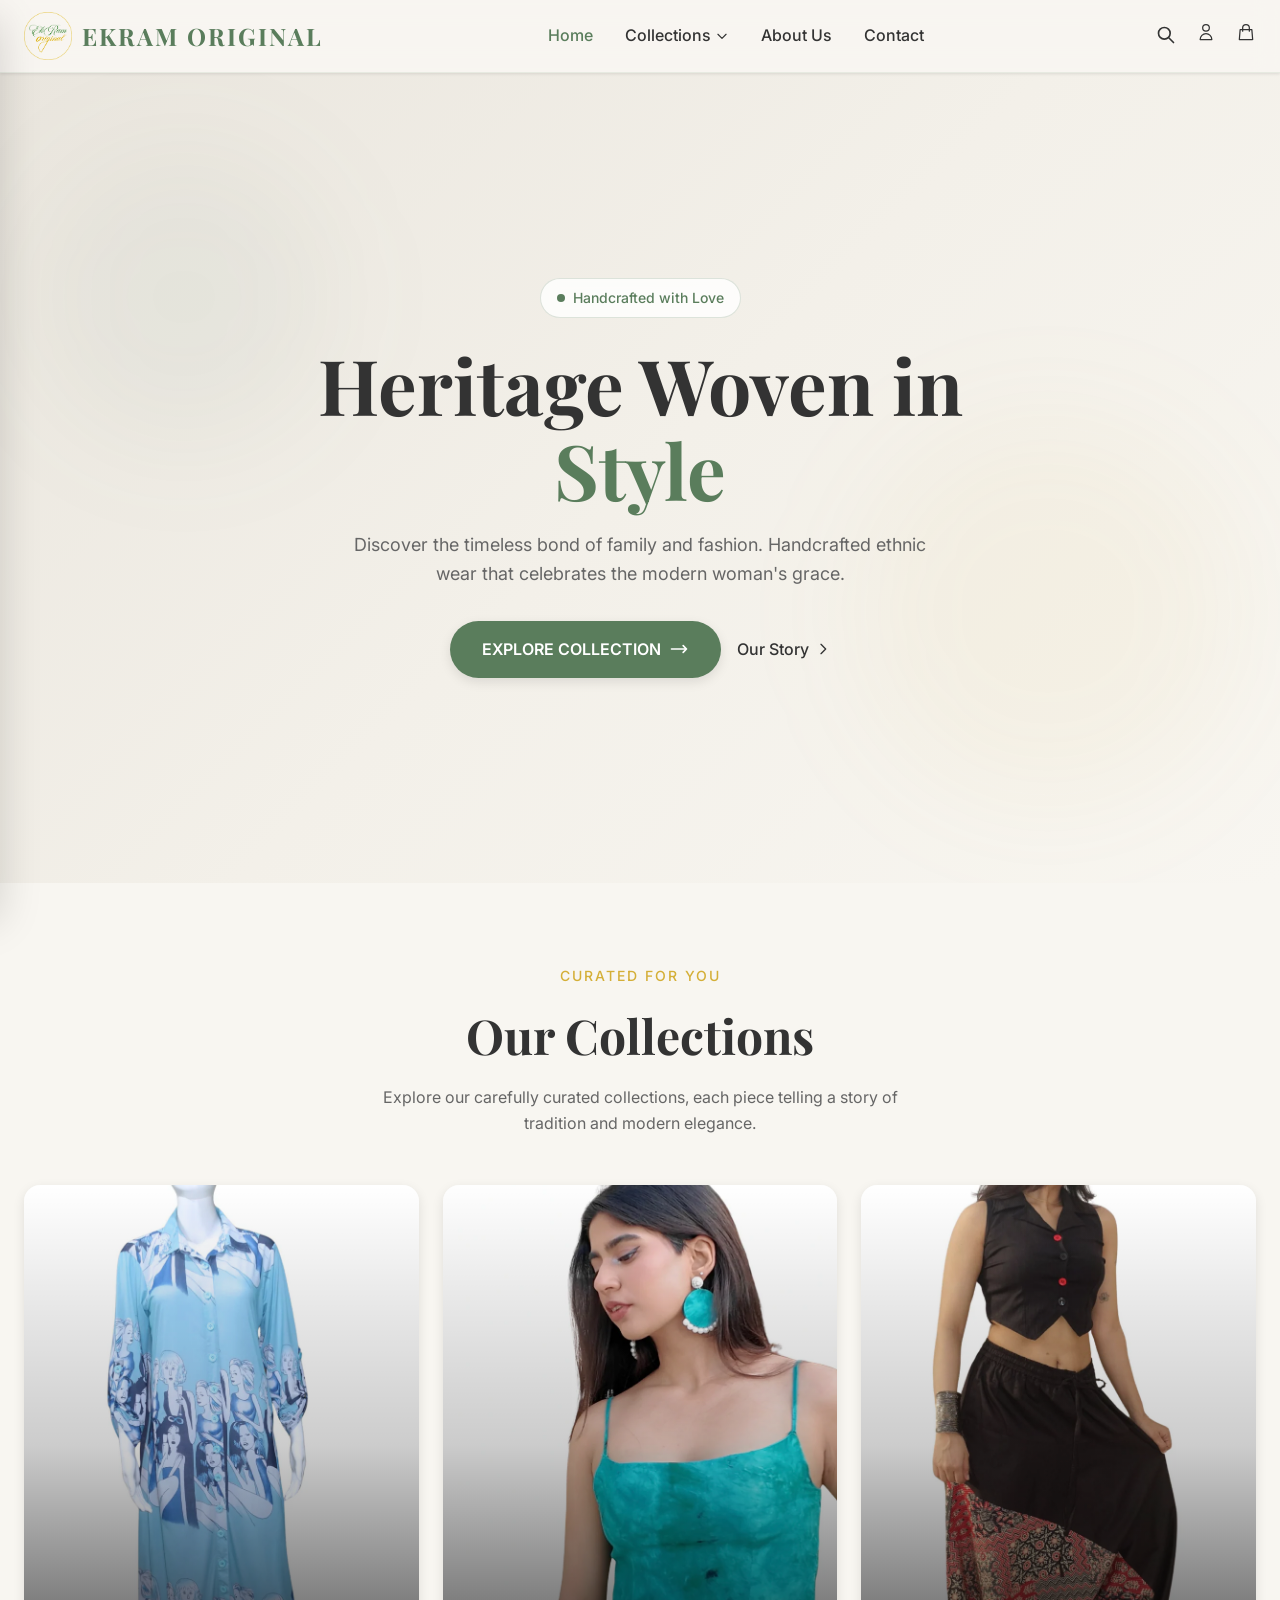
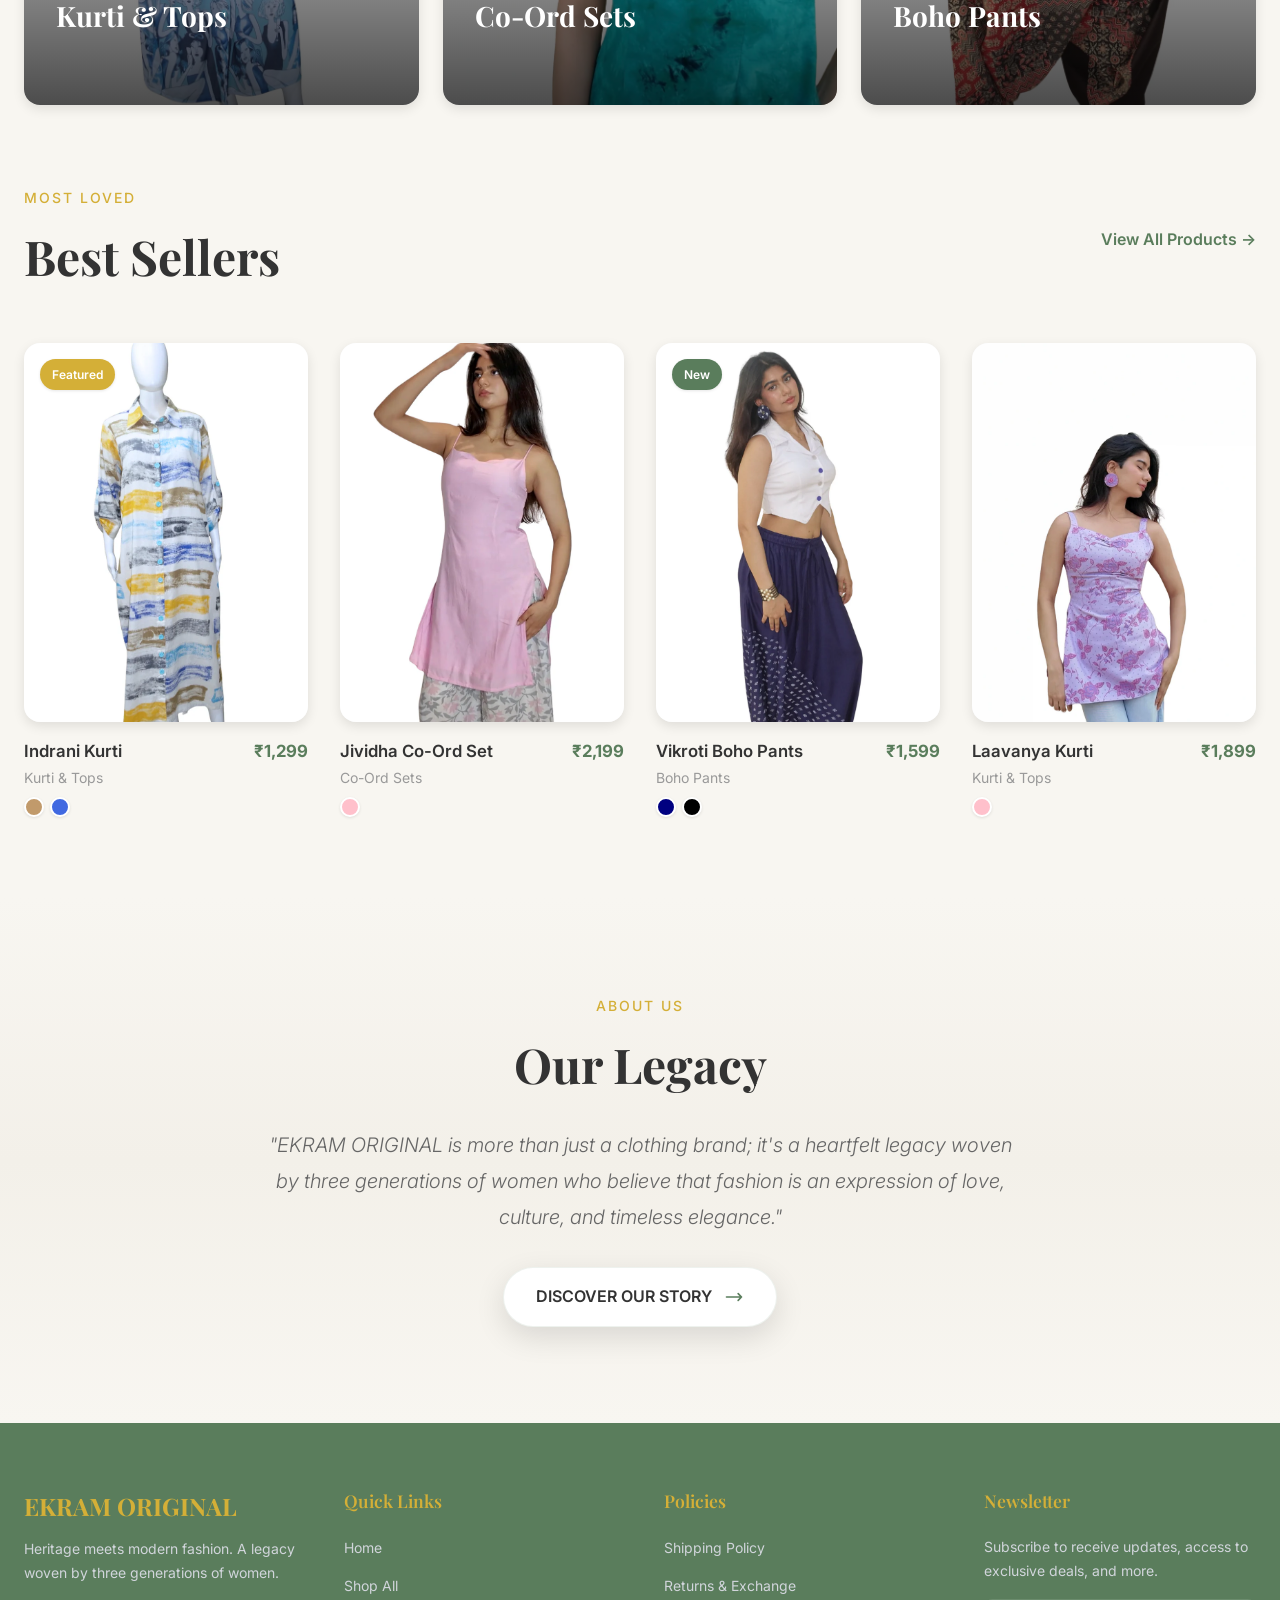
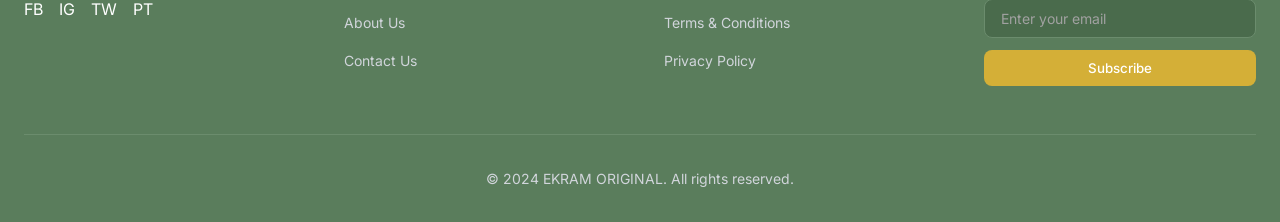
<file: index.html>
<!DOCTYPE html>
<html lang="en">
<head>
    <meta charset="UTF-8">
    <meta name="viewport" content="width=device-width, initial-scale=1.0">
    <title>EKRAM ORIGINAL — Heritage Woven in Style</title>
    <meta name="description" content="Handcrafted ethnic wear celebrating the modern woman's grace. Discover kurtis, co-ord sets, and boho pants.">
    <link rel="stylesheet" href="style.css">
</head>
<body>

    <!-- Navbar -->
    <nav class="navbar">
        <div class="navbar-inner">
            <button class="menu-btn" onclick="openSidebar()">
                <svg width="24" height="24" fill="none" stroke="currentColor" viewBox="0 0 24 24"><path stroke-linecap="round" stroke-linejoin="round" stroke-width="2" d="M4 6h16M4 12h16M4 18h16"/></svg>
            </button>
            <a href="index.html" class="logo">
                <img src="img/logo.png" alt="EKRAM ORIGINAL">
                <span class="logo-text">EKRAM ORIGINAL</span>
            </a>
            <div class="nav-links">
                <a href="index.html" class="active">Home</a>
                <div class="nav-dropdown">
                    <a href="collections.html">Collections <svg width="14" height="14" fill="none" stroke="currentColor" viewBox="0 0 24 24"><path stroke-linecap="round" stroke-linejoin="round" stroke-width="2" d="M19 9l-7 7-7-7"/></svg></a>
                    <div class="dropdown-menu">
                        <a href="collections.html#kurti">Kurti & Tops</a>
                        <a href="collections.html#coord">Co-Ord Sets</a>
                        <a href="collections.html#boho">Boho Pants</a>
                    </div>
                </div>
                <a href="about.html">About Us</a>
                <a href="contact.html">Contact</a>
            </div>
            <div class="nav-icons">
                <div style="display:flex;align-items:center;">
                    <div id="searchWrapper" style="overflow:hidden;width:0;opacity:0;transition:all 0.3s;margin-right:8px;">
                        <input id="searchInput" type="text" placeholder="Search products..." style="padding:8px 14px;border:1px solid #d1d5db;border-radius:999px;font-size:0.875rem;outline:none;width:240px;">
                    </div>
                    <button onclick="toggleSearch()">
                        <svg width="20" height="20" fill="none" stroke="currentColor" viewBox="0 0 24 24"><path stroke-linecap="round" stroke-linejoin="round" stroke-width="2" d="M21 21l-6-6m2-5a7 7 0 11-14 0 7 7 0 0114 0z"/></svg>
                    </button>
                </div>
                <a href="account.html">
                    <svg width="20" height="20" fill="none" stroke="currentColor" viewBox="0 0 24 24"><path stroke-linecap="round" stroke-linejoin="round" stroke-width="1.5" d="M16 7a4 4 0 11-8 0 4 4 0 018 0zM12 14a7 7 0 00-7 7h14a7 7 0 00-7-7z"/></svg>
                </a>
                <a href="cart.html" style="position:relative;">
                    <svg width="20" height="20" fill="none" stroke="currentColor" viewBox="0 0 24 24"><path stroke-linecap="round" stroke-linejoin="round" stroke-width="1.5" d="M16 11V7a4 4 0 00-8 0v4M5 9h14l1 12H4L5 9z"/></svg>
                    <span class="cart-badge">0</span>
                </a>
            </div>
        </div>
    </nav>

    <!-- Mobile Sidebar -->
    <div class="sidebar-backdrop" id="sidebarBackdrop" onclick="closeSidebar()"></div>
    <div class="sidebar" id="sidebar">
        <div class="sidebar-header">
            <span>MENU</span>
            <button onclick="closeSidebar()">
                <svg width="24" height="24" fill="none" stroke="currentColor" viewBox="0 0 24 24"><path stroke-linecap="round" stroke-linejoin="round" stroke-width="2" d="M6 18L18 6M6 6l12 12"/></svg>
            </button>
        </div>
        <a href="index.html">Home</a>
        <a href="collections.html">Collections</a>
        <a href="about.html">About Us</a>
        <a href="contact.html">Contact</a>
        <a href="cart.html">Cart</a>
    </div>

    <!-- Hero Section -->
    <section class="hero">
        <div class="hero-decor-1"></div>
        <div class="hero-decor-2"></div>
        <div class="hero-content">
            <div class="hero-badge fade-in"><span class="dot"></span> Handcrafted with Love</div>
            <h1 class="fade-in-delay-1">Heritage Woven in<br><span>Style</span></h1>
            <p class="fade-in-delay-2">Discover the timeless bond of family and fashion. Handcrafted ethnic wear that celebrates the modern woman's grace.</p>
            <div class="hero-buttons fade-in-delay-3">
                <a href="collections.html" class="btn-primary">
                    EXPLORE COLLECTION
                    <svg width="20" height="20" fill="none" viewBox="0 0 24 24" stroke="currentColor"><path stroke-linecap="round" stroke-linejoin="round" stroke-width="2" d="M17 8l4 4m0 0l-4 4m4-4H3"/></svg>
                </a>
                <a href="about.html" class="btn-link">
                    Our Story
                    <svg width="16" height="16" fill="none" viewBox="0 0 24 24" stroke="currentColor"><path stroke-linecap="round" stroke-linejoin="round" stroke-width="2" d="M9 5l7 7-7 7"/></svg>
                </a>
            </div>
        </div>
    </section>

    <!-- Our Collections -->
    <section class="section">
        <div class="container">
            <div class="text-center">
                <span class="section-label">Curated for You</span>
                <h2 class="section-title">Our Collections</h2>
                <p class="section-desc">Explore our carefully curated collections, each piece telling a story of tradition and modern elegance.</p>
            </div>
            <div class="collections-grid">
                <a href="collections.html" class="collection-card">
                    <img src="img/INDRANI (BLUE)1.webp" alt="Kurti & Tops">
                    <div class="overlay"></div>
                    <div class="card-content">
                        <h3>Kurti & Tops</h3>
                        <div class="explore">Explore Collection →</div>
                    </div>
                </a>
                <a href="collections.html" class="collection-card">
                    <img src="img/VARDHANA (TURQUOISE BLUE)1.webp" alt="Co-Ord Sets">
                    <div class="overlay"></div>
                    <div class="card-content">
                        <h3>Co-Ord Sets</h3>
                        <div class="explore">Explore Collection →</div>
                    </div>
                </a>
                <a href="collections.html" class="collection-card">
                    <img src="img/VIKROTI- BLACK 1.webp" alt="Boho Pants">
                    <div class="overlay"></div>
                    <div class="card-content">
                        <h3>Boho Pants</h3>
                        <div class="explore">Explore Collection →</div>
                    </div>
                </a>
            </div>
        </div>
    </section>

    <!-- Best Sellers -->
    <section class="section" style="padding-top:0;">
        <div class="container">
            <div style="display:flex;justify-content:space-between;align-items:center;flex-wrap:wrap;gap:16px;">
                <div>
                    <span class="section-label">Most Loved</span>
                    <h2 class="section-title">Best Sellers</h2>
                </div>
                <a href="collections.html" class="btn-link" style="color:var(--green);font-weight:600;">
                    View All Products →
                </a>
            </div>
            <div class="products-grid">
                <!-- Indrani Kurti -->
                <div class="product-card">
                    <div class="card-image">
                        <a href="product.html?id=indrani"><img src="img/INDRANI (MULTICOLOUR)1.webp" alt="Indrani Kurti"></a>
                        <div class="card-actions">
                            <button class="add-to-cart-btn" onclick="addToCart(event,'indrani','Indrani Kurti',1299,'img/INDRANI (MULTICOLOUR)1.webp','Kurti & Tops')">
                                <svg width="16" height="16" fill="none" stroke="currentColor" viewBox="0 0 24 24"><path stroke-linecap="round" stroke-linejoin="round" stroke-width="2" d="M16 11V7a4 4 0 00-8 0v4M5 9h14l1 12H4L5 9z"/></svg>
                                Add to Cart
                            </button>
                        </div>
                        <span class="card-badge badge-featured">Featured</span>
                    </div>
                    <div class="card-info">
                        <div class="card-row">
                            <div><h3><a href="product.html?id=indrani">Indrani Kurti</a></h3><p class="category">Kurti & Tops</p></div>
                            <p class="price">₹1,299</p>
                        </div>
                        <div class="colors">
                            <span class="color-dot" style="background:#C19A6B;" title="Multicolour"></span>
                            <span class="color-dot" style="background:#4169E1;" title="Blue"></span>
                        </div>
                    </div>
                </div>
                <!-- Jividha Co-Ord Set -->
                <div class="product-card">
                    <div class="card-image">
                        <a href="product.html?id=jividha"><img src="img/JIVIDA (BUBLEGUM-PINK)1.webp" alt="Jividha Co-Ord Set"></a>
                        <div class="card-actions">
                            <button class="add-to-cart-btn" onclick="addToCart(event,'jividha','Jividha Co-Ord Set',2199,'img/JIVIDA (BUBLEGUM-PINK)1.webp','Co-Ord Sets')">
                                <svg width="16" height="16" fill="none" stroke="currentColor" viewBox="0 0 24 24"><path stroke-linecap="round" stroke-linejoin="round" stroke-width="2" d="M16 11V7a4 4 0 00-8 0v4M5 9h14l1 12H4L5 9z"/></svg>
                                Add to Cart
                            </button>
                        </div>
                    </div>
                    <div class="card-info">
                        <div class="card-row">
                            <div><h3><a href="product.html?id=jividha">Jividha Co-Ord Set</a></h3><p class="category">Co-Ord Sets</p></div>
                            <p class="price">₹2,199</p>
                        </div>
                        <div class="colors">
                            <span class="color-dot" style="background:#FFC0CB;" title="Bubblegum Pink"></span>
                        </div>
                    </div>
                </div>
                <!-- Vikroti Boho Pants -->
                <div class="product-card">
                    <div class="card-image">
                        <a href="product.html?id=vikroti"><img src="img/VIKROTI- NAVY BLUE 1.webp" alt="Vikroti Boho Pants"></a>
                        <div class="card-actions">
                            <button class="add-to-cart-btn" onclick="addToCart(event,'vikroti','Vikroti Boho Pants',1599,'img/VIKROTI- NAVY BLUE 1.webp','Boho Pants')">
                                <svg width="16" height="16" fill="none" stroke="currentColor" viewBox="0 0 24 24"><path stroke-linecap="round" stroke-linejoin="round" stroke-width="2" d="M16 11V7a4 4 0 00-8 0v4M5 9h14l1 12H4L5 9z"/></svg>
                                Add to Cart
                            </button>
                        </div>
                        <span class="card-badge badge-new">New</span>
                    </div>
                    <div class="card-info">
                        <div class="card-row">
                            <div><h3><a href="product.html?id=vikroti">Vikroti Boho Pants</a></h3><p class="category">Boho Pants</p></div>
                            <p class="price">₹1,599</p>
                        </div>
                        <div class="colors">
                            <span class="color-dot" style="background:#000080;" title="Navy Blue"></span>
                            <span class="color-dot" style="background:#000000;" title="Black"></span>
                        </div>
                    </div>
                </div>
                <!-- Laavanya Kurti -->
                <div class="product-card">
                    <div class="card-image">
                        <a href="product.html?id=laavanya"><img src="img/LAAVANYA (PINK)1.webp" alt="Laavanya Kurti"></a>
                        <div class="card-actions">
                            <button class="add-to-cart-btn" onclick="addToCart(event,'laavanya','Laavanya Kurti',1899,'img/LAAVANYA (PINK)1.webp','Kurti & Tops')">
                                <svg width="16" height="16" fill="none" stroke="currentColor" viewBox="0 0 24 24"><path stroke-linecap="round" stroke-linejoin="round" stroke-width="2" d="M16 11V7a4 4 0 00-8 0v4M5 9h14l1 12H4L5 9z"/></svg>
                                Add to Cart
                            </button>
                        </div>
                    </div>
                    <div class="card-info">
                        <div class="card-row">
                            <div><h3><a href="product.html?id=laavanya">Laavanya Kurti</a></h3><p class="category">Kurti & Tops</p></div>
                            <p class="price">₹1,899</p>
                        </div>
                        <div class="colors">
                            <span class="color-dot" style="background:#FFC0CB;" title="Pink"></span>
                        </div>
                    </div>
                </div>
            </div>
        </div>
    </section>

    <!-- Brand Story -->
    <section class="brand-story">
        <div class="content">
            <span class="section-label">About Us</span>
            <h2 class="section-title" style="margin-bottom:0;">Our Legacy</h2>
            <blockquote>"EKRAM ORIGINAL is more than just a clothing brand; it's a heartfelt legacy woven by three generations of women who believe that fashion is an expression of love, culture, and timeless elegance."</blockquote>
            <a href="about.html" class="btn-outline">
                DISCOVER OUR STORY
                <svg width="20" height="20" fill="none" viewBox="0 0 24 24" stroke="currentColor"><path stroke-linecap="round" stroke-linejoin="round" stroke-width="2" d="M17 8l4 4m0 0l-4 4m4-4H3"/></svg>
            </a>
        </div>
    </section>



    <!-- Footer -->
    <footer class="footer">
        <div class="container">
            <div class="footer-grid">
                <div>
                    <h3>EKRAM ORIGINAL</h3>
                    <p>Heritage meets modern fashion. A legacy woven by three generations of women.</p>
                    <div class="socials">
                        <a href="#">FB</a><a href="#">IG</a><a href="#">TW</a><a href="#">PT</a>
                    </div>
                </div>
                <div>
                    <h4>Quick Links</h4>
                    <ul>
                        <li><a href="index.html">Home</a></li>
                        <li><a href="collections.html">Shop All</a></li>
                        <li><a href="about.html">About Us</a></li>
                        <li><a href="contact.html">Contact Us</a></li>
                    </ul>
                </div>
                <div>
                    <h4>Policies</h4>
                    <ul>
                        <li><a href="#">Shipping Policy</a></li>
                        <li><a href="#">Returns & Exchange</a></li>
                        <li><a href="#">Terms & Conditions</a></li>
                        <li><a href="#">Privacy Policy</a></li>
                    </ul>
                </div>
                <div class="newsletter">
                    <h4>Newsletter</h4>
                    <p style="margin-bottom:16px;">Subscribe to receive updates, access to exclusive deals, and more.</p>
                    <input type="email" placeholder="Enter your email">
                    <button>Subscribe</button>
                </div>
            </div>
            <div class="footer-bottom">
                <p>&copy; 2024 EKRAM ORIGINAL. All rights reserved.</p>
            </div>
        </div>
    </footer>

    <script src="script.js"></script>
    <script src="cart.js"></script>
</body>
</html>
</file>
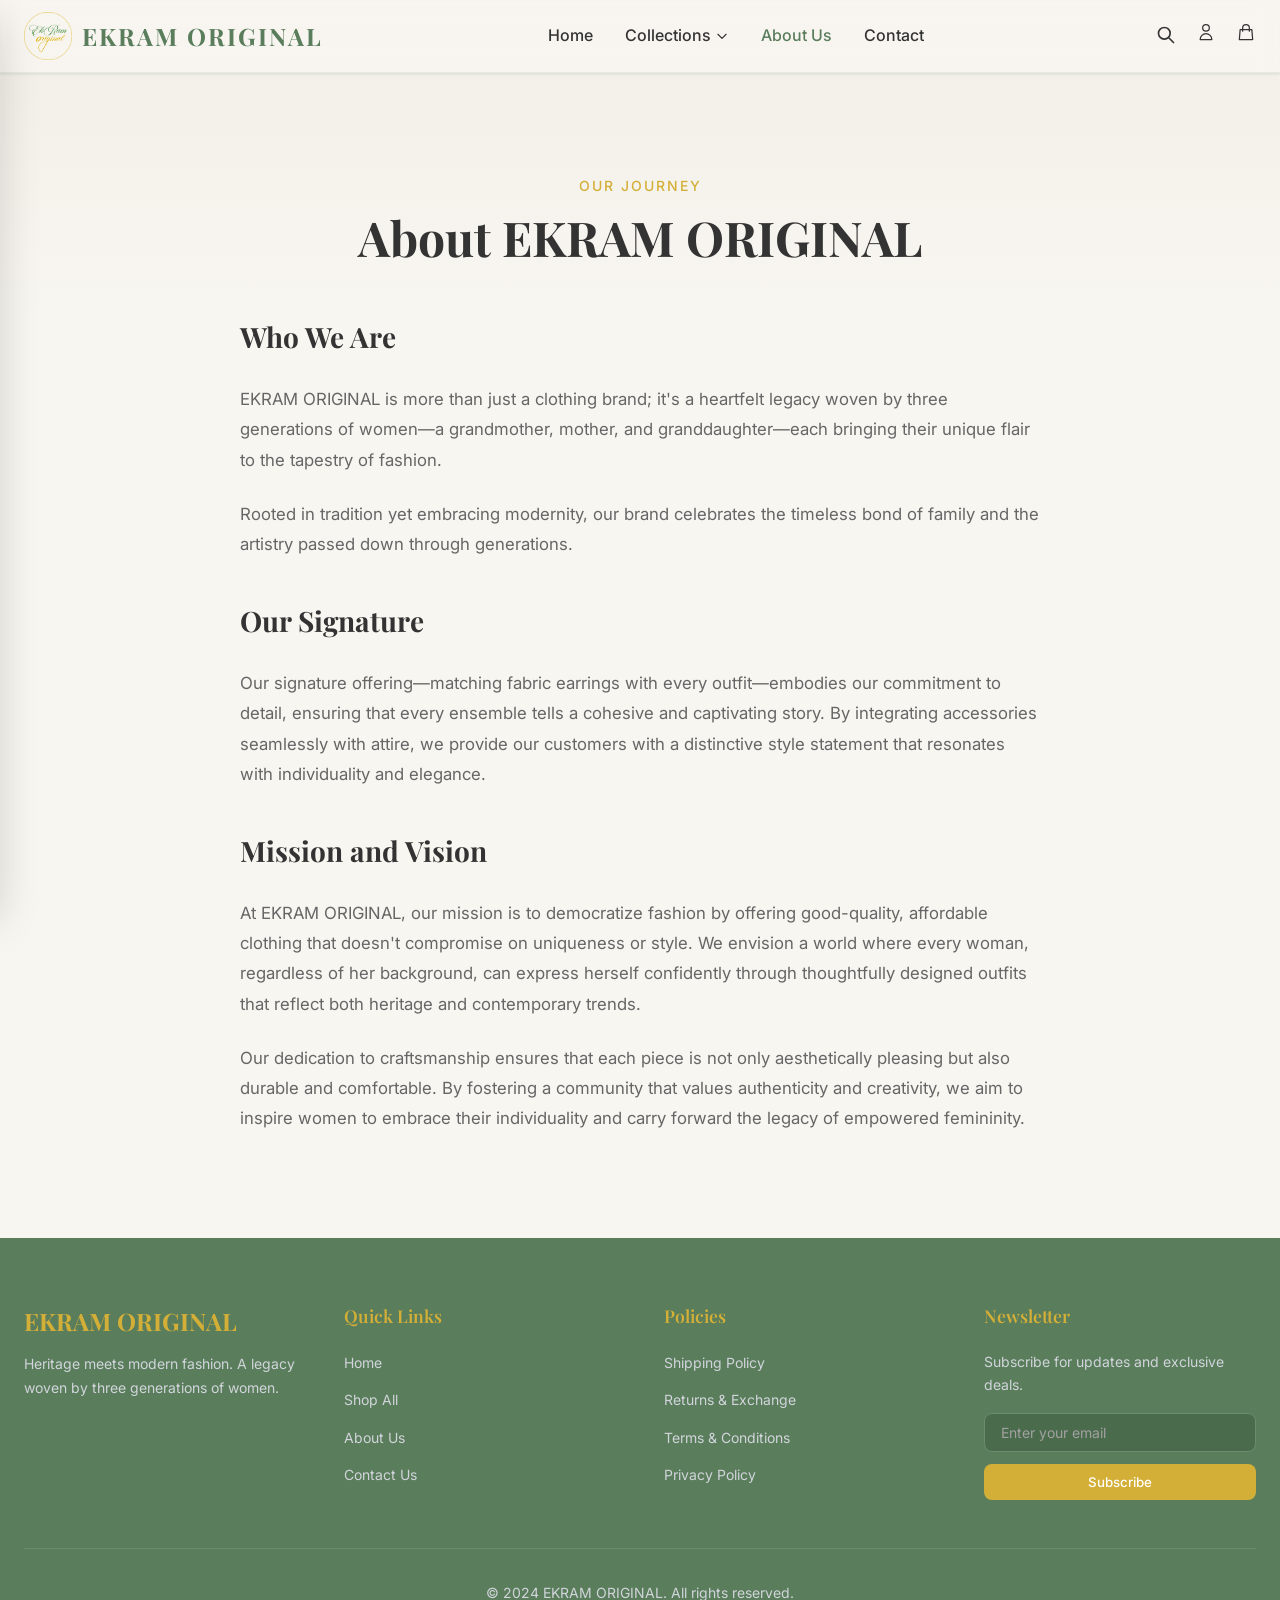
<file: about.html>
<!DOCTYPE html>
<html lang="en">
<head>
    <meta charset="UTF-8">
    <meta name="viewport" content="width=device-width, initial-scale=1.0">
    <title>About Us | EKRAM ORIGINAL</title>
    <link rel="stylesheet" href="style.css">
</head>
<body>
    <!-- Navbar -->
    <nav class="navbar">
        <div class="navbar-inner">
            <button class="menu-btn" onclick="openSidebar()"><svg width="24" height="24" fill="none" stroke="currentColor" viewBox="0 0 24 24"><path stroke-linecap="round" stroke-linejoin="round" stroke-width="2" d="M4 6h16M4 12h16M4 18h16"/></svg></button>
            <a href="index.html" class="logo"><img src="img/logo.png" alt="EKRAM ORIGINAL"><span class="logo-text">EKRAM ORIGINAL</span></a>
            <div class="nav-links">
                <a href="index.html">Home</a>
                <div class="nav-dropdown">
                    <a href="collections.html">Collections <svg width="14" height="14" fill="none" stroke="currentColor" viewBox="0 0 24 24"><path stroke-linecap="round" stroke-linejoin="round" stroke-width="2" d="M19 9l-7 7-7-7"/></svg></a>
                    <div class="dropdown-menu">
                        <a href="collections.html#kurti">Kurti & Tops</a>
                        <a href="collections.html#coord">Co-Ord Sets</a>
                        <a href="collections.html#boho">Boho Pants</a>
                    </div>
                </div>
                <a href="about.html" class="active">About Us</a>
                <a href="contact.html">Contact</a>
            </div>
            <div class="nav-icons">
                <div style="display:flex;align-items:center;">
                    <div id="searchWrapper" style="overflow:hidden;width:0;opacity:0;transition:all 0.3s;margin-right:8px;">
                        <input id="searchInput" type="text" placeholder="Search products..." style="padding:8px 14px;border:1px solid #d1d5db;border-radius:999px;font-size:0.875rem;outline:none;width:240px;">
                    </div>
                    <button onclick="toggleSearch()">
                        <svg width="20" height="20" fill="none" stroke="currentColor" viewBox="0 0 24 24"><path stroke-linecap="round" stroke-linejoin="round" stroke-width="2" d="M21 21l-6-6m2-5a7 7 0 11-14 0 7 7 0 0114 0z"/></svg>
                    </button>
                </div>
                <a href="account.html">
                    <svg width="20" height="20" fill="none" stroke="currentColor" viewBox="0 0 24 24"><path stroke-linecap="round" stroke-linejoin="round" stroke-width="1.5" d="M16 7a4 4 0 11-8 0 4 4 0 018 0zM12 14a7 7 0 00-7 7h14a7 7 0 00-7-7z"/></svg>
                </a>
                <a href="cart.html" style="position:relative;">
                    <svg width="20" height="20" fill="none" stroke="currentColor" viewBox="0 0 24 24"><path stroke-linecap="round" stroke-linejoin="round" stroke-width="1.5" d="M16 11V7a4 4 0 00-8 0v4M5 9h14l1 12H4L5 9z"/></svg>
                    <span class="cart-badge">0</span>
                </a>
            </div>
        </div>
    </nav>
    <div class="sidebar-backdrop" id="sidebarBackdrop" onclick="closeSidebar()"></div>
    <div class="sidebar" id="sidebar">
        <div class="sidebar-header"><span>MENU</span><button onclick="closeSidebar()"><svg width="24" height="24" fill="none" stroke="currentColor" viewBox="0 0 24 24"><path stroke-linecap="round" stroke-linejoin="round" stroke-width="2" d="M6 18L18 6M6 6l12 12"/></svg></button></div>
        <a href="index.html">Home</a><a href="collections.html">Collections</a><a href="about.html">About Us</a><a href="contact.html">Contact</a><a href="cart.html">Cart</a>
    </div>

    <!-- Page Header -->
    <div class="page-header" style="padding-top:100px;">
        <span class="section-label">Our Journey</span>
        <h1>About EKRAM ORIGINAL</h1>
    </div>

    <!-- About Content -->
    <section class="section" style="padding-top:0;">
        <div class="container">
            <div class="about-content">
                <h2 style="font-family:var(--font-serif);font-size:1.75rem;font-weight:700;color:var(--text);margin-bottom:24px;">Who We Are</h2>
                <p>EKRAM ORIGINAL is more than just a clothing brand; it's a heartfelt legacy woven by three generations of women—a grandmother, mother, and granddaughter—each bringing their unique flair to the tapestry of fashion.</p>
                <p>Rooted in tradition yet embracing modernity, our brand celebrates the timeless bond of family and the artistry passed down through generations.</p>

                <h2 style="font-family:var(--font-serif);font-size:1.75rem;font-weight:700;color:var(--text);margin:40px 0 24px;">Our Signature</h2>
                <p>Our signature offering—matching fabric earrings with every outfit—embodies our commitment to detail, ensuring that every ensemble tells a cohesive and captivating story. By integrating accessories seamlessly with attire, we provide our customers with a distinctive style statement that resonates with individuality and elegance.</p>

                <h2 style="font-family:var(--font-serif);font-size:1.75rem;font-weight:700;color:var(--text);margin:40px 0 24px;">Mission and Vision</h2>
                <p>At EKRAM ORIGINAL, our mission is to democratize fashion by offering good-quality, affordable clothing that doesn't compromise on uniqueness or style. We envision a world where every woman, regardless of her background, can express herself confidently through thoughtfully designed outfits that reflect both heritage and contemporary trends.</p>
                <p>Our dedication to craftsmanship ensures that each piece is not only aesthetically pleasing but also durable and comfortable. By fostering a community that values authenticity and creativity, we aim to inspire women to embrace their individuality and carry forward the legacy of empowered femininity.</p>
            </div>
        </div>
    </section>

    <!-- Footer -->
    <footer class="footer">
        <div class="container">
            <div class="footer-grid">
                <div><h3>EKRAM ORIGINAL</h3><p>Heritage meets modern fashion. A legacy woven by three generations of women.</p></div>
                <div><h4>Quick Links</h4><ul><li><a href="index.html">Home</a></li><li><a href="collections.html">Shop All</a></li><li><a href="about.html">About Us</a></li><li><a href="contact.html">Contact Us</a></li></ul></div>
                <div><h4>Policies</h4><ul><li><a href="#">Shipping Policy</a></li><li><a href="#">Returns & Exchange</a></li><li><a href="#">Terms & Conditions</a></li><li><a href="#">Privacy Policy</a></li></ul></div>
                <div class="newsletter"><h4>Newsletter</h4><p style="margin-bottom:16px;">Subscribe for updates and exclusive deals.</p><input type="email" placeholder="Enter your email"><button>Subscribe</button></div>
            </div>
            <div class="footer-bottom"><p>&copy; 2024 EKRAM ORIGINAL. All rights reserved.</p></div>
        </div>
    </footer>
    <script src="script.js"></script>
    <script src="cart.js"></script>
</body>
</html>
</file>
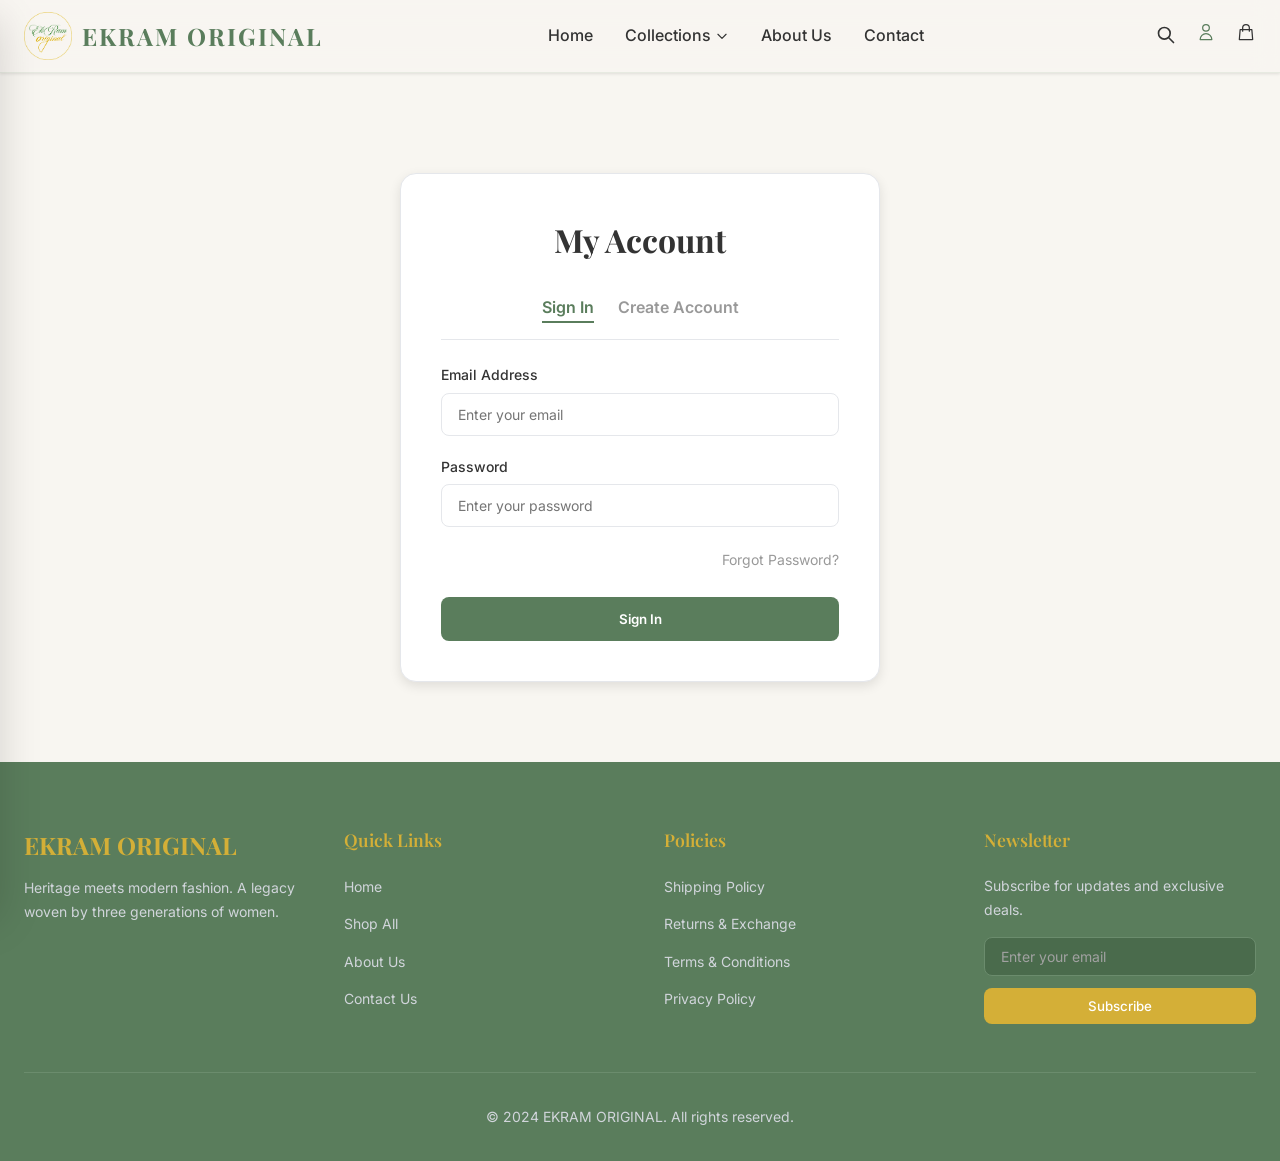
<file: account.html>
<!DOCTYPE html>
<html lang="en">
<head>
    <meta charset="UTF-8">
    <meta name="viewport" content="width=device-width, initial-scale=1.0">
    <title>Account | EKRAM ORIGINAL</title>
    <link rel="stylesheet" href="style.css">
    <style>
        .auth-container { max-width: 480px; margin: 0 auto; background: var(--white); padding: 40px; border-radius: var(--radius-lg); border: 1px solid var(--border); box-shadow: var(--shadow-md); }
        .auth-header { text-align: center; margin-bottom: 32px; }
        .auth-header h2 { font-family: var(--font-serif); font-size: 2rem; color: var(--text); }
        .auth-toggle { display: flex; justify-content: center; gap: 24px; margin-bottom: 24px; border-bottom: 1px solid var(--border); padding-bottom: 16px; }
        .auth-toggle button { font-weight: 600; font-size: 1rem; color: var(--text-muted); padding-bottom: 4px; border-bottom: 2px solid transparent; transition: all 0.3s; }
        .auth-toggle button.active { color: var(--green); border-bottom-color: var(--green); }
        .auth-form { display: none; }
        .auth-form.active { display: block; animation: fadeIn 0.4s ease-out; }
    </style>
</head>
<body>
    <!-- Navbar -->
    <nav class="navbar">
        <div class="navbar-inner">
            <button class="menu-btn" onclick="openSidebar()"><svg width="24" height="24" fill="none" stroke="currentColor" viewBox="0 0 24 24"><path stroke-linecap="round" stroke-linejoin="round" stroke-width="2" d="M4 6h16M4 12h16M4 18h16"/></svg></button>
            <a href="index.html" class="logo"><img src="img/logo.png" alt="EKRAM ORIGINAL"><span class="logo-text">EKRAM ORIGINAL</span></a>
            <div class="nav-links">
                <a href="index.html">Home</a>
                <div class="nav-dropdown">
                    <a href="collections.html">Collections <svg width="14" height="14" fill="none" stroke="currentColor" viewBox="0 0 24 24"><path stroke-linecap="round" stroke-linejoin="round" stroke-width="2" d="M19 9l-7 7-7-7"/></svg></a>
                    <div class="dropdown-menu">
                        <a href="collections.html#kurti">Kurti & Tops</a>
                        <a href="collections.html#coord">Co-Ord Sets</a>
                        <a href="collections.html#boho">Boho Pants</a>
                    </div>
                </div>
                <a href="about.html">About Us</a>
                <a href="contact.html">Contact</a>
            </div>
            <div class="nav-icons">
                <div style="display:flex;align-items:center;">
                    <div id="searchWrapper" style="overflow:hidden;width:0;opacity:0;transition:all 0.3s;margin-right:8px;">
                        <input id="searchInput" type="text" placeholder="Search products..." style="padding:8px 14px;border:1px solid #d1d5db;border-radius:999px;font-size:0.875rem;outline:none;width:240px;">
                    </div>
                    <button onclick="toggleSearch()">
                        <svg width="20" height="20" fill="none" stroke="currentColor" viewBox="0 0 24 24"><path stroke-linecap="round" stroke-linejoin="round" stroke-width="2" d="M21 21l-6-6m2-5a7 7 0 11-14 0 7 7 0 0114 0z"/></svg>
                    </button>
                </div>
                <a href="account.html" style="color:var(--green);">
                    <svg width="20" height="20" fill="none" stroke="currentColor" viewBox="0 0 24 24"><path stroke-linecap="round" stroke-linejoin="round" stroke-width="1.5" d="M16 7a4 4 0 11-8 0 4 4 0 018 0zM12 14a7 7 0 00-7 7h14a7 7 0 00-7-7z"/></svg>
                </a>
                <a href="cart.html" style="position:relative;">
                    <svg width="20" height="20" fill="none" stroke="currentColor" viewBox="0 0 24 24"><path stroke-linecap="round" stroke-linejoin="round" stroke-width="1.5" d="M16 11V7a4 4 0 00-8 0v4M5 9h14l1 12H4L5 9z"/></svg>
                    <span class="cart-badge">0</span>
                </a>
            </div>
        </div>
    </nav>
    <div class="sidebar-backdrop" id="sidebarBackdrop" onclick="closeSidebar()"></div>
    <div class="sidebar" id="sidebar">
        <div class="sidebar-header"><span>MENU</span><button onclick="closeSidebar()"><svg width="24" height="24" fill="none" stroke="currentColor" viewBox="0 0 24 24"><path stroke-linecap="round" stroke-linejoin="round" stroke-width="2" d="M6 18L18 6M6 6l12 12"/></svg></button></div>
        <a href="index.html">Home</a><a href="collections.html">Collections</a><a href="about.html">About Us</a><a href="contact.html">Contact</a><a href="account.html" class="active">Account</a><a href="cart.html">Cart</a>
    </div>

    <!-- Account Forms Section -->
    <section class="section" style="padding-top:100px; min-height: 70vh;">
        <div class="container">
            <div class="auth-container">
                <div class="auth-header">
                    <h2>My Account</h2>
                </div>
                
                <div class="auth-toggle">
                    <button id="tabSignin" class="active" onclick="switchAuth('signin')">Sign In</button>
                    <button id="tabSignup" onclick="switchAuth('signup')">Create Account</button>
                </div>

                <!-- Sign In Form -->
                <div id="formSignin" class="auth-form active contact-form">
                    <form onsubmit="handleAuth(event, 'signin')">
                        <div class="form-group">
                            <label>Email Address</label>
                            <input type="email" required placeholder="Enter your email">
                        </div>
                        <div class="form-group">
                            <label>Password</label>
                            <input type="password" required placeholder="Enter your password">
                        </div>
                        <div style="text-align: right; margin-bottom: 24px;">
                            <a href="#" style="font-size: 0.875rem; color: var(--text-muted); transition: color 0.3s;" onmouseover="this.style.color='var(--green)'" onmouseout="this.style.color='var(--text-muted)'">Forgot Password?</a>
                        </div>
                        <button type="submit" class="submit-btn" style="width: 100%;">Sign In</button>
                    </form>
                </div>

                <!-- Sign Up Form -->
                <div id="formSignup" class="auth-form contact-form">
                    <form onsubmit="handleAuth(event, 'signup')">
                        <div style="display: grid; grid-template-columns: 1fr 1fr; gap: 16px;">
                            <div class="form-group">
                                <label>First Name</label>
                                <input type="text" required placeholder="First name">
                            </div>
                            <div class="form-group">
                                <label>Last Name</label>
                                <input type="text" required placeholder="Last name">
                            </div>
                        </div>
                        <div class="form-group">
                            <label>Email Address</label>
                            <input type="email" required placeholder="Enter your email">
                        </div>
                        <div class="form-group">
                            <label>Password</label>
                            <input type="password" required placeholder="Create a password">
                        </div>
                        <button type="submit" class="submit-btn" style="width: 100%; margin-top: 8px;">Create Account</button>
                    </form>
                </div>

            </div>
        </div>
    </section>

    <!-- Footer -->
    <footer class="footer">
        <div class="container">
            <div class="footer-grid">
                <div><h3>EKRAM ORIGINAL</h3><p>Heritage meets modern fashion. A legacy woven by three generations of women.</p></div>
                <div><h4>Quick Links</h4><ul><li><a href="index.html">Home</a></li><li><a href="collections.html">Shop All</a></li><li><a href="about.html">About Us</a></li><li><a href="contact.html">Contact Us</a></li></ul></div>
                <div><h4>Policies</h4><ul><li><a href="#">Shipping Policy</a></li><li><a href="#">Returns & Exchange</a></li><li><a href="#">Terms & Conditions</a></li><li><a href="#">Privacy Policy</a></li></ul></div>
                <div class="newsletter"><h4>Newsletter</h4><p style="margin-bottom:16px;">Subscribe for updates and exclusive deals.</p><input type="email" placeholder="Enter your email"><button>Subscribe</button></div>
            </div>
            <div class="footer-bottom"><p>&copy; 2024 EKRAM ORIGINAL. All rights reserved.</p></div>
        </div>
    </footer>
    <script src="script.js"></script>
    <script src="cart.js"></script>
    <script>
        function switchAuth(type) {
            document.getElementById('tabSignin').classList.remove('active');
            document.getElementById('tabSignup').classList.remove('active');
            document.getElementById('formSignin').classList.remove('active');
            document.getElementById('formSignup').classList.remove('active');

            if (type === 'signin') {
                document.getElementById('tabSignin').classList.add('active');
                document.getElementById('formSignin').classList.add('active');
            } else {
                document.getElementById('tabSignup').classList.add('active');
                document.getElementById('formSignup').classList.add('active');
            }
        }

        function handleAuth(event, type) {
            event.preventDefault();
            const action = type === 'signin' ? 'signed in' : 'account created';
            alert(`Successfully ${action}! (This is a static demo)`);
            window.location.href = 'index.html';
        }
    </script>
</body>
</html>
</file>
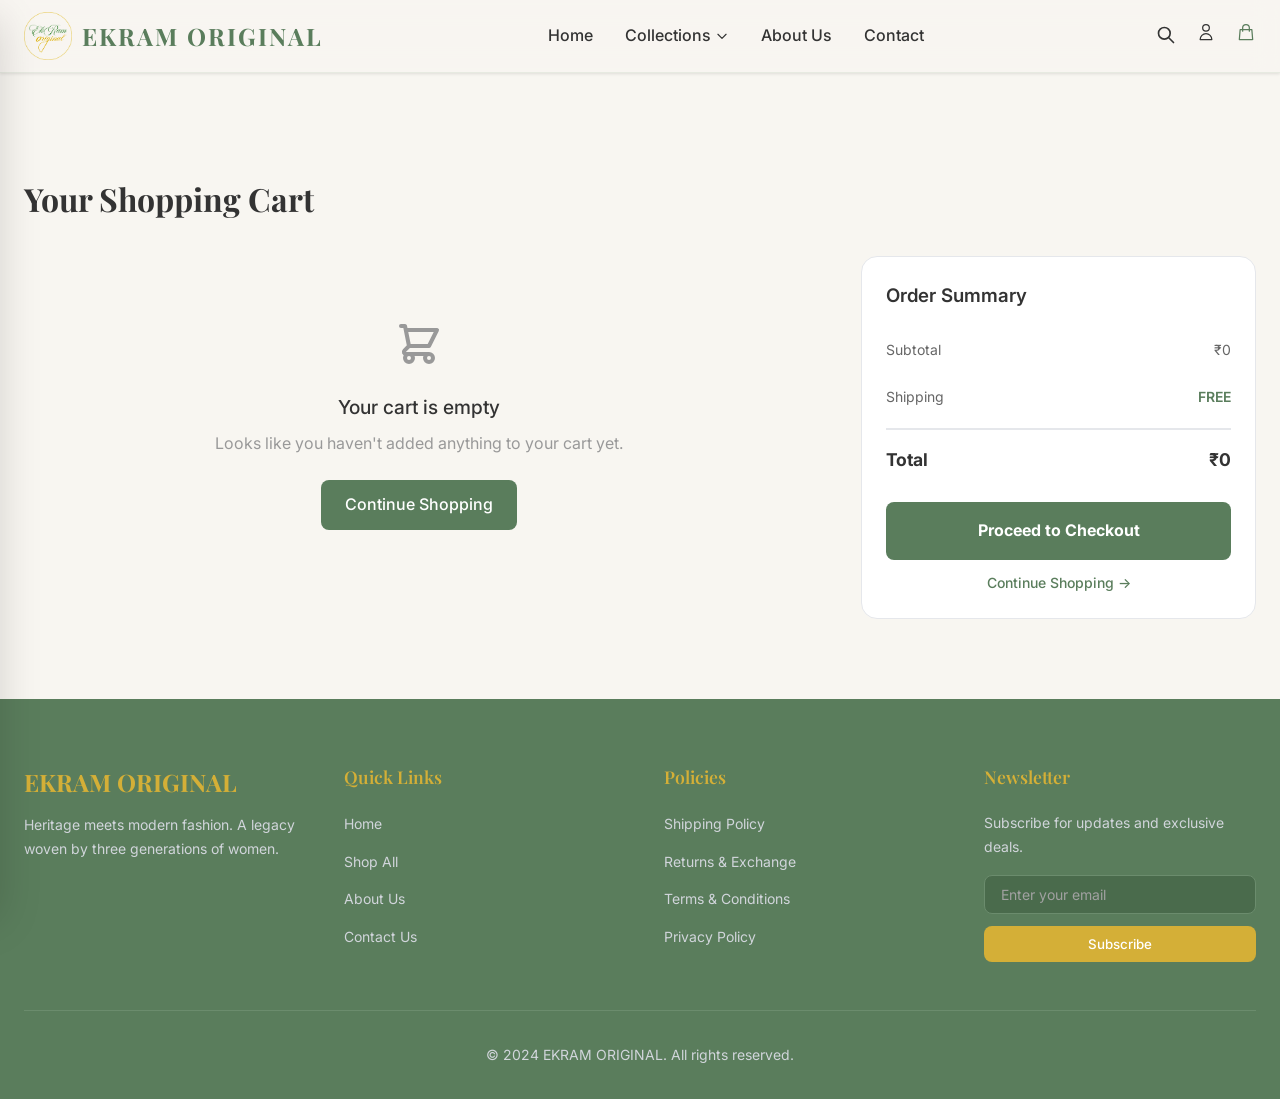
<file: cart.html>
<!DOCTYPE html>
<html lang="en">
<head>
    <meta charset="UTF-8">
    <meta name="viewport" content="width=device-width, initial-scale=1.0">
    <title>Your Cart | EKRAM ORIGINAL</title>
    <link rel="stylesheet" href="style.css">
</head>
<body>
    <!-- Navbar -->
    <nav class="navbar">
        <div class="navbar-inner">
            <button class="menu-btn" onclick="openSidebar()"><svg width="24" height="24" fill="none" stroke="currentColor" viewBox="0 0 24 24"><path stroke-linecap="round" stroke-linejoin="round" stroke-width="2" d="M4 6h16M4 12h16M4 18h16"/></svg></button>
            <a href="index.html" class="logo"><img src="img/logo.png" alt="EKRAM ORIGINAL"><span class="logo-text">EKRAM ORIGINAL</span></a>
            <div class="nav-links">
                <a href="index.html">Home</a>
                <div class="nav-dropdown">
                    <a href="collections.html">Collections <svg width="14" height="14" fill="none" stroke="currentColor" viewBox="0 0 24 24"><path stroke-linecap="round" stroke-linejoin="round" stroke-width="2" d="M19 9l-7 7-7-7"/></svg></a>
                    <div class="dropdown-menu">
                        <a href="collections.html#kurti">Kurti & Tops</a>
                        <a href="collections.html#coord">Co-Ord Sets</a>
                        <a href="collections.html#boho">Boho Pants</a>
                    </div>
                </div>
                <a href="about.html">About Us</a>
                <a href="contact.html">Contact</a>
            </div>
            <div class="nav-icons">
                <div style="display:flex;align-items:center;">
                    <div id="searchWrapper" style="overflow:hidden;width:0;opacity:0;transition:all 0.3s;margin-right:8px;">
                        <input id="searchInput" type="text" placeholder="Search products..." style="padding:8px 14px;border:1px solid #d1d5db;border-radius:999px;font-size:0.875rem;outline:none;width:240px;">
                    </div>
                    <button onclick="toggleSearch()">
                        <svg width="20" height="20" fill="none" stroke="currentColor" viewBox="0 0 24 24"><path stroke-linecap="round" stroke-linejoin="round" stroke-width="2" d="M21 21l-6-6m2-5a7 7 0 11-14 0 7 7 0 0114 0z"/></svg>
                    </button>
                </div>
                <a href="account.html">
                    <svg width="20" height="20" fill="none" stroke="currentColor" viewBox="0 0 24 24"><path stroke-linecap="round" stroke-linejoin="round" stroke-width="1.5" d="M16 7a4 4 0 11-8 0 4 4 0 018 0zM12 14a7 7 0 00-7 7h14a7 7 0 00-7-7z"/></svg>
                </a>
                <a href="cart.html" style="position:relative;color:var(--green);">
                    <svg width="20" height="20" fill="none" stroke="currentColor" viewBox="0 0 24 24"><path stroke-linecap="round" stroke-linejoin="round" stroke-width="1.5" d="M16 11V7a4 4 0 00-8 0v4M5 9h14l1 12H4L5 9z"/></svg>
                    <span class="cart-badge">0</span>
                </a>
            </div>
        </div>
    </nav>
    <div class="sidebar-backdrop" id="sidebarBackdrop" onclick="closeSidebar()"></div>
    <div class="sidebar" id="sidebar">
        <div class="sidebar-header"><span>MENU</span><button onclick="closeSidebar()"><svg width="24" height="24" fill="none" stroke="currentColor" viewBox="0 0 24 24"><path stroke-linecap="round" stroke-linejoin="round" stroke-width="2" d="M6 18L18 6M6 6l12 12"/></svg></button></div>
        <a href="index.html">Home</a><a href="collections.html">Collections</a><a href="about.html">About Us</a><a href="contact.html">Contact</a><a href="cart.html">Cart</a>
    </div>

    <!-- Cart Page -->
    <section class="section" style="padding-top:100px;">
        <div class="container">
            <h1 style="font-family:var(--font-serif);font-size:2rem;font-weight:700;margin-bottom:32px;">Your Shopping Cart</h1>
            <div style="display:grid;grid-template-columns:2fr 1fr;gap:48px;">
                <!-- Cart Items -->
                <div id="cartItems">
                    <!-- Rendered by cart.js -->
                </div>
                <!-- Cart Summary -->
                <div class="cart-summary">
                    <h3 style="font-weight:600;margin-bottom:16px;">Order Summary</h3>
                    <div class="row"><span>Subtotal</span><span id="cartSubtotal">₹0</span></div>
                    <div class="row"><span>Shipping</span><span style="color:var(--green);font-weight:600;">FREE</span></div>
                    <div class="row total"><span>Total</span><span id="cartTotal">₹0</span></div>
                    <a href="checkout.html" class="checkout-btn">Proceed to Checkout</a>
                    <a href="collections.html" style="display:block;text-align:center;margin-top:12px;color:var(--green);font-size:0.875rem;font-weight:500;">Continue Shopping →</a>
                </div>
            </div>
        </div>
    </section>

    <!-- Footer -->
    <footer class="footer">
        <div class="container">
            <div class="footer-grid">
                <div><h3>EKRAM ORIGINAL</h3><p>Heritage meets modern fashion. A legacy woven by three generations of women.</p></div>
                <div><h4>Quick Links</h4><ul><li><a href="index.html">Home</a></li><li><a href="collections.html">Shop All</a></li><li><a href="about.html">About Us</a></li><li><a href="contact.html">Contact Us</a></li></ul></div>
                <div><h4>Policies</h4><ul><li><a href="#">Shipping Policy</a></li><li><a href="#">Returns & Exchange</a></li><li><a href="#">Terms & Conditions</a></li><li><a href="#">Privacy Policy</a></li></ul></div>
                <div class="newsletter"><h4>Newsletter</h4><p style="margin-bottom:16px;">Subscribe for updates and exclusive deals.</p><input type="email" placeholder="Enter your email"><button>Subscribe</button></div>
            </div>
            <div class="footer-bottom"><p>&copy; 2024 EKRAM ORIGINAL. All rights reserved.</p></div>
        </div>
    </footer>
    <script src="script.js"></script>
    <script src="cart.js"></script>
</body>
</html>
</file>
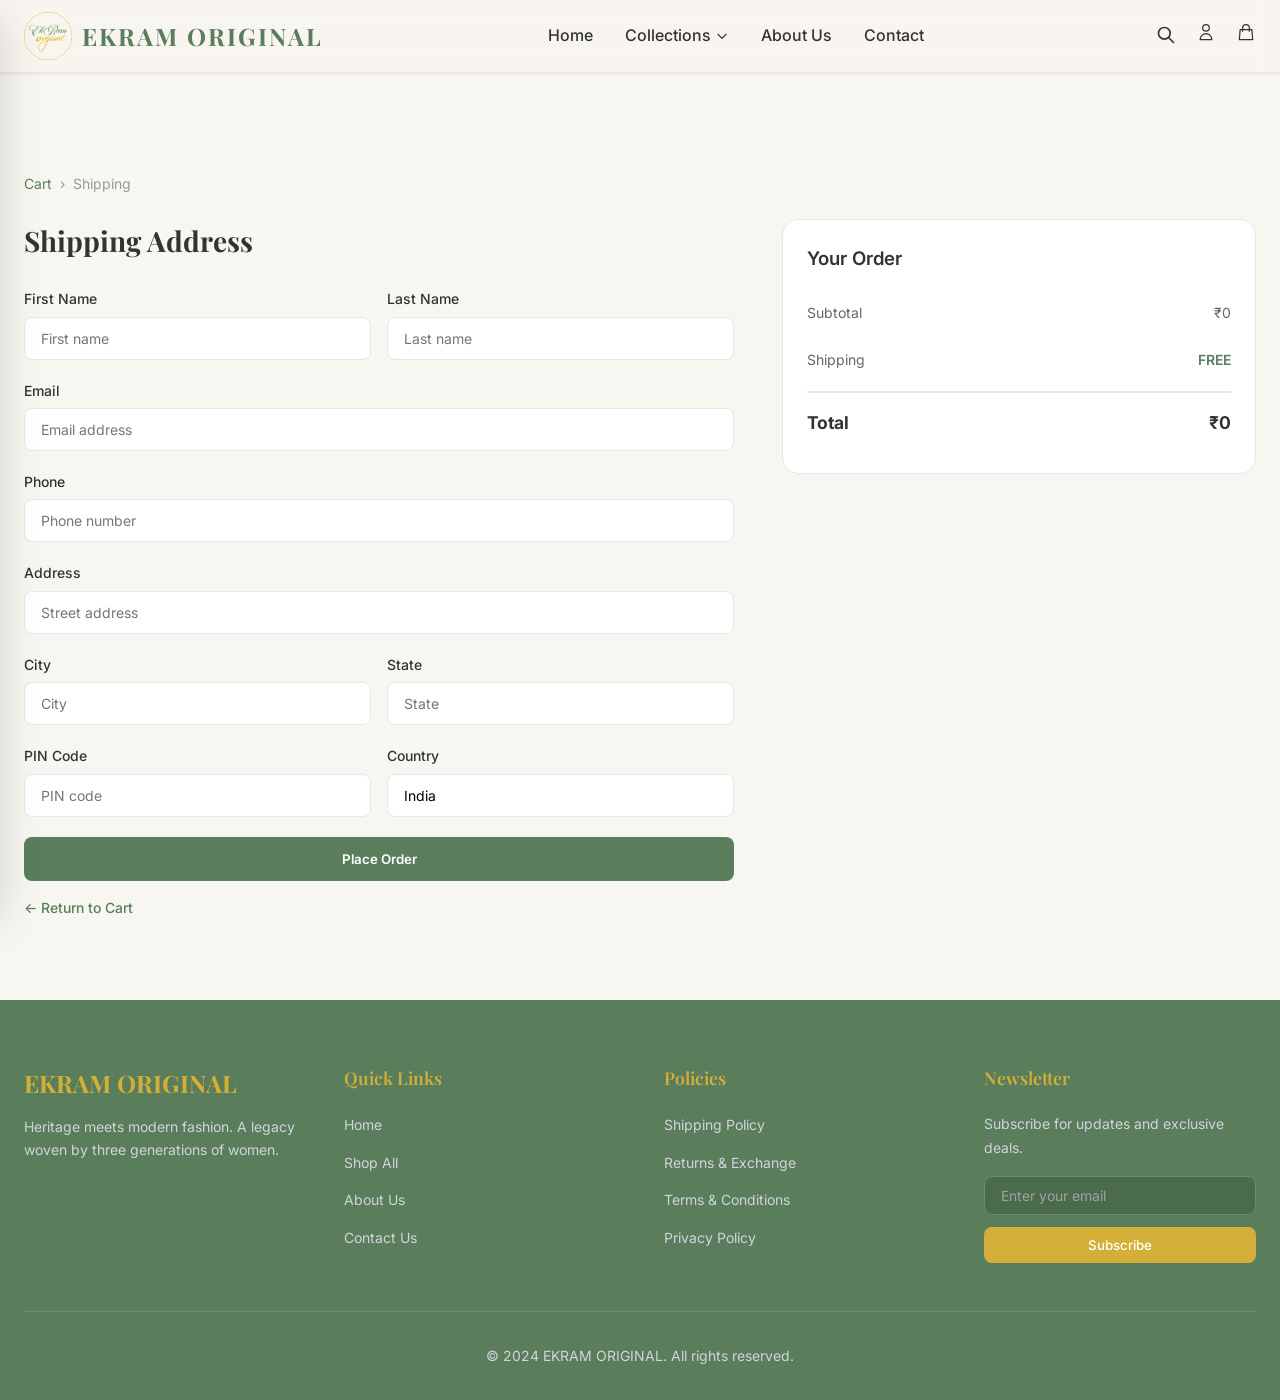
<file: checkout.html>
<!DOCTYPE html>
<html lang="en">
<head>
    <meta charset="UTF-8">
    <meta name="viewport" content="width=device-width, initial-scale=1.0">
    <title>Checkout | EKRAM ORIGINAL</title>
    <link rel="stylesheet" href="style.css">
</head>
<body>
    <!-- Navbar -->
    <nav class="navbar">
        <div class="navbar-inner">
            <button class="menu-btn" onclick="openSidebar()"><svg width="24" height="24" fill="none" stroke="currentColor" viewBox="0 0 24 24"><path stroke-linecap="round" stroke-linejoin="round" stroke-width="2" d="M4 6h16M4 12h16M4 18h16"/></svg></button>
            <a href="index.html" class="logo"><img src="img/logo.png" alt="EKRAM ORIGINAL"><span class="logo-text">EKRAM ORIGINAL</span></a>
            <div class="nav-links">
                <a href="index.html">Home</a>
                <div class="nav-dropdown">
                    <a href="collections.html">Collections <svg width="14" height="14" fill="none" stroke="currentColor" viewBox="0 0 24 24"><path stroke-linecap="round" stroke-linejoin="round" stroke-width="2" d="M19 9l-7 7-7-7"/></svg></a>
                    <div class="dropdown-menu">
                        <a href="collections.html#kurti">Kurti & Tops</a>
                        <a href="collections.html#coord">Co-Ord Sets</a>
                        <a href="collections.html#boho">Boho Pants</a>
                    </div>
                </div>
                <a href="about.html">About Us</a>
                <a href="contact.html">Contact</a>
            </div>
            <div class="nav-icons">
                <div style="display:flex;align-items:center;">
                    <div id="searchWrapper" style="overflow:hidden;width:0;opacity:0;transition:all 0.3s;margin-right:8px;">
                        <input id="searchInput" type="text" placeholder="Search products..." style="padding:8px 14px;border:1px solid #d1d5db;border-radius:999px;font-size:0.875rem;outline:none;width:240px;">
                    </div>
                    <button onclick="toggleSearch()">
                        <svg width="20" height="20" fill="none" stroke="currentColor" viewBox="0 0 24 24"><path stroke-linecap="round" stroke-linejoin="round" stroke-width="2" d="M21 21l-6-6m2-5a7 7 0 11-14 0 7 7 0 0114 0z"/></svg>
                    </button>
                </div>
                <a href="account.html">
                    <svg width="20" height="20" fill="none" stroke="currentColor" viewBox="0 0 24 24"><path stroke-linecap="round" stroke-linejoin="round" stroke-width="1.5" d="M16 7a4 4 0 11-8 0 4 4 0 018 0zM12 14a7 7 0 00-7 7h14a7 7 0 00-7-7z"/></svg>
                </a>
                <a href="cart.html" style="position:relative;">
                    <svg width="20" height="20" fill="none" stroke="currentColor" viewBox="0 0 24 24"><path stroke-linecap="round" stroke-linejoin="round" stroke-width="1.5" d="M16 11V7a4 4 0 00-8 0v4M5 9h14l1 12H4L5 9z"/></svg>
                    <span class="cart-badge">0</span>
                </a>
            </div>
        </div>
    </nav>
    <div class="sidebar-backdrop" id="sidebarBackdrop" onclick="closeSidebar()"></div>
    <div class="sidebar" id="sidebar">
        <div class="sidebar-header"><span>MENU</span><button onclick="closeSidebar()"><svg width="24" height="24" fill="none" stroke="currentColor" viewBox="0 0 24 24"><path stroke-linecap="round" stroke-linejoin="round" stroke-width="2" d="M6 18L18 6M6 6l12 12"/></svg></button></div>
        <a href="index.html">Home</a><a href="collections.html">Collections</a><a href="about.html">About Us</a><a href="contact.html">Contact</a><a href="cart.html">Cart</a>
    </div>

    <!-- Breadcrumb -->
    <div style="padding:100px 24px 0; max-width:var(--max-width);margin:0 auto;">
        <div style="display:flex;gap:8px;font-size:0.875rem;color:var(--text-muted);">
            <a href="cart.html" style="color:var(--green);">Cart</a>
            <span>›</span>
            <span>Shipping</span>
        </div>
    </div>

    <!-- Checkout -->
    <section class="section" style="padding-top:24px;">
        <div class="container">
            <div class="checkout-grid">
                <!-- Shipping Form -->
                <div>
                    <h2 style="font-family:var(--font-serif);font-size:1.75rem;font-weight:700;margin-bottom:24px;">Shipping Address</h2>
                    <div class="contact-form">
                        <div style="display:grid;grid-template-columns:1fr 1fr;gap:16px;">
                            <div class="form-group"><label>First Name</label><input type="text" placeholder="First name"></div>
                            <div class="form-group"><label>Last Name</label><input type="text" placeholder="Last name"></div>
                        </div>
                        <div class="form-group"><label>Email</label><input type="email" placeholder="Email address"></div>
                        <div class="form-group"><label>Phone</label><input type="tel" placeholder="Phone number"></div>
                        <div class="form-group"><label>Address</label><input type="text" placeholder="Street address"></div>
                        <div style="display:grid;grid-template-columns:1fr 1fr;gap:16px;">
                            <div class="form-group"><label>City</label><input type="text" placeholder="City"></div>
                            <div class="form-group"><label>State</label><input type="text" placeholder="State"></div>
                        </div>
                        <div style="display:grid;grid-template-columns:1fr 1fr;gap:16px;">
                            <div class="form-group"><label>PIN Code</label><input type="text" placeholder="PIN code"></div>
                            <div class="form-group"><label>Country</label><input type="text" value="India" readonly></div>
                        </div>
                        <button class="submit-btn" onclick="alert('Order placed successfully! Thank you for shopping with EKRAM ORIGINAL.')">Place Order</button>
                    </div>
                    <a href="cart.html" style="display:inline-flex;align-items:center;gap:8px;margin-top:16px;color:var(--green);font-size:0.875rem;font-weight:500;">← Return to Cart</a>
                </div>
                <!-- Order Summary -->
                <div>
                    <div class="cart-summary" id="checkoutSummary">
                        <h3 style="font-weight:600;margin-bottom:16px;">Your Order</h3>
                        <div id="checkoutItems"></div>
                        <div class="row"><span>Subtotal</span><span id="checkoutSubtotal">₹0</span></div>
                        <div class="row"><span>Shipping</span><span style="color:var(--green);font-weight:600;">FREE</span></div>
                        <div class="row total"><span>Total</span><span id="checkoutTotal">₹0</span></div>
                    </div>
                </div>
            </div>
        </div>
    </section>

    <!-- Footer -->
    <footer class="footer">
        <div class="container">
            <div class="footer-grid">
                <div><h3>EKRAM ORIGINAL</h3><p>Heritage meets modern fashion. A legacy woven by three generations of women.</p></div>
                <div><h4>Quick Links</h4><ul><li><a href="index.html">Home</a></li><li><a href="collections.html">Shop All</a></li><li><a href="about.html">About Us</a></li><li><a href="contact.html">Contact Us</a></li></ul></div>
                <div><h4>Policies</h4><ul><li><a href="#">Shipping Policy</a></li><li><a href="#">Returns & Exchange</a></li><li><a href="#">Terms & Conditions</a></li><li><a href="#">Privacy Policy</a></li></ul></div>
                <div class="newsletter"><h4>Newsletter</h4><p style="margin-bottom:16px;">Subscribe for updates and exclusive deals.</p><input type="email" placeholder="Enter your email"><button>Subscribe</button></div>
            </div>
            <div class="footer-bottom"><p>&copy; 2024 EKRAM ORIGINAL. All rights reserved.</p></div>
        </div>
    </footer>
    <script src="script.js"></script>
    <script src="cart.js"></script>
    <script>
        // Render checkout summary
        document.addEventListener('DOMContentLoaded', () => {
            const items = JSON.parse(localStorage.getItem('cart')) || [];
            const container = document.getElementById('checkoutItems');
            let html = '';
            let total = 0;
            items.forEach(item => {
                total += item.price * item.quantity;
                html += `<div style="display:flex;gap:12px;padding:12px 0;border-bottom:1px solid var(--border);">
                    <img src="${item.image}" alt="${item.name}" style="width:56px;height:70px;object-fit:cover;border-radius:8px;">
                    <div style="flex:1;"><div style="font-weight:500;font-size:0.875rem;">${item.name}</div><div style="font-size:0.75rem;color:var(--text-muted);">Qty: ${item.quantity}</div></div>
                    <div style="font-weight:600;font-size:0.875rem;">₹${(item.price * item.quantity).toLocaleString('en-IN')}</div>
                </div>`;
            });
            container.innerHTML = html;
            document.getElementById('checkoutSubtotal').textContent = '₹' + total.toLocaleString('en-IN');
            document.getElementById('checkoutTotal').textContent = '₹' + total.toLocaleString('en-IN');
        });
    </script>
</body>
</html>
</file>
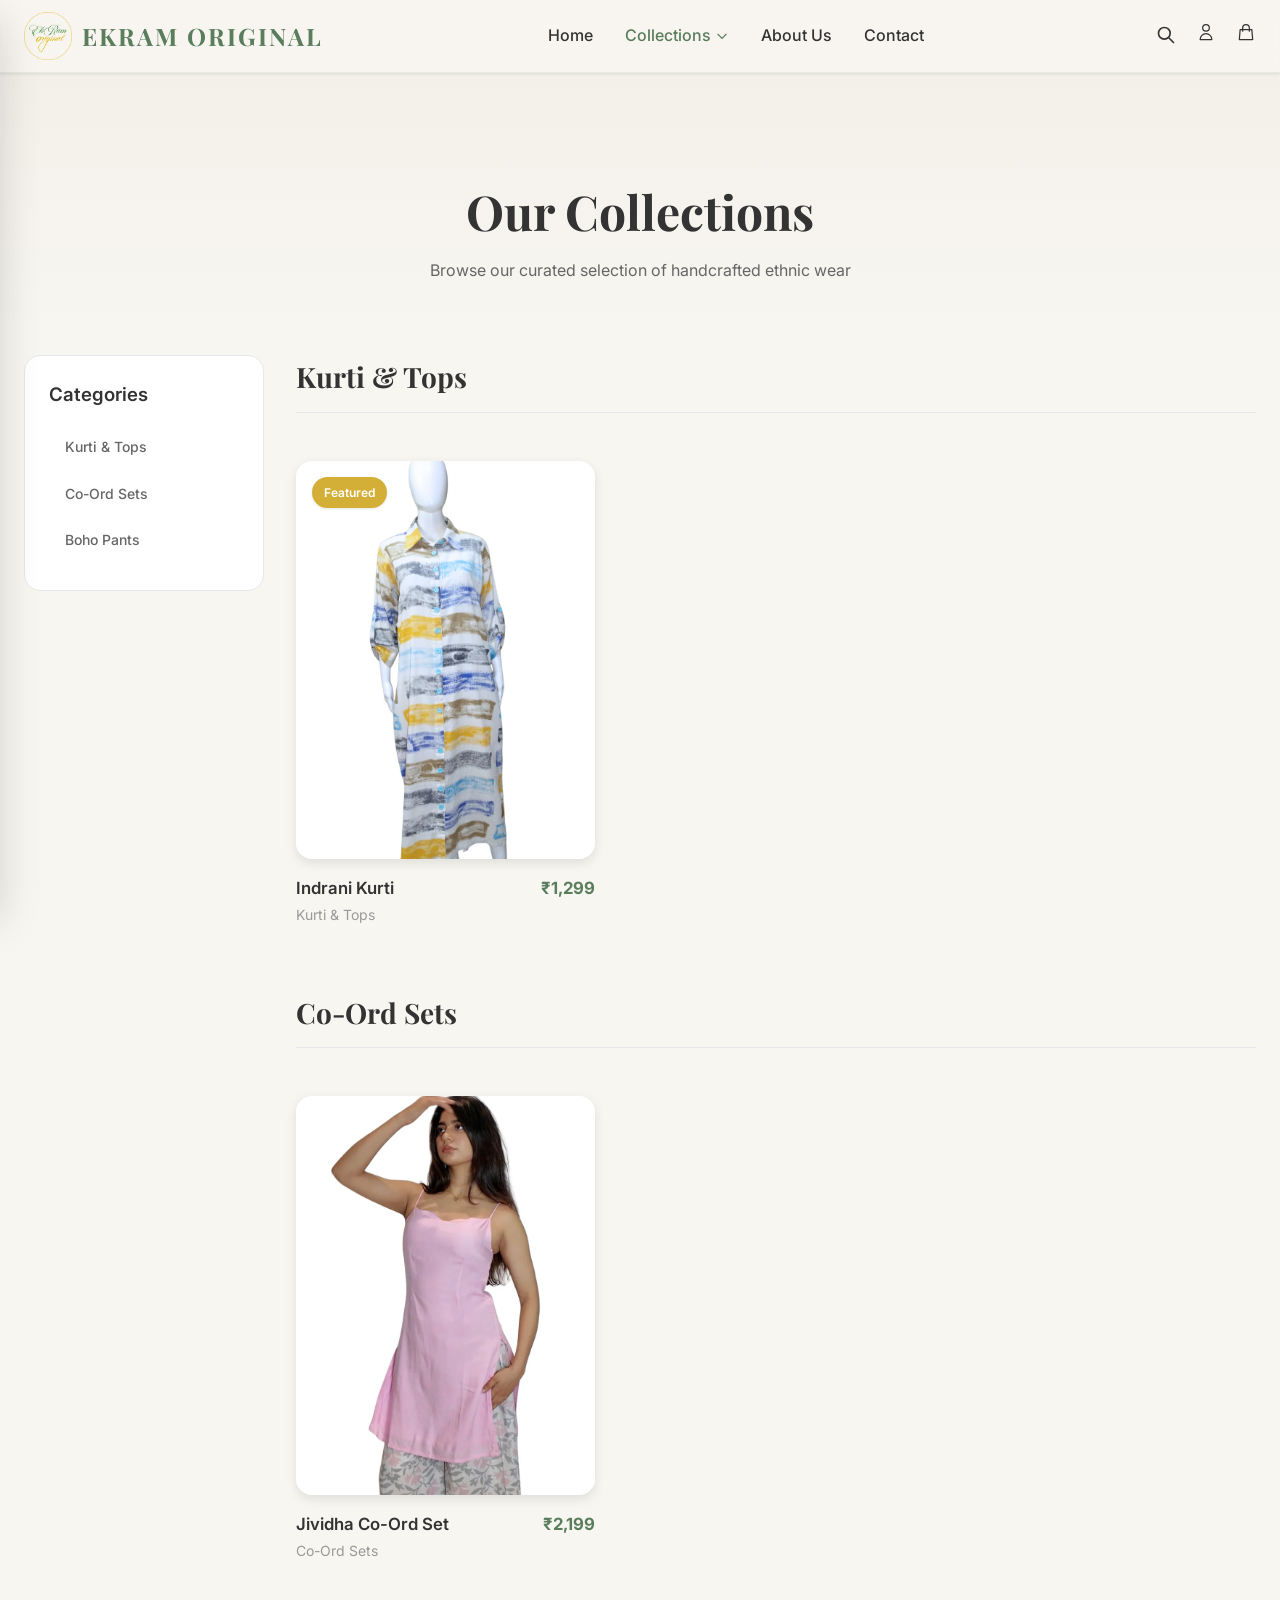
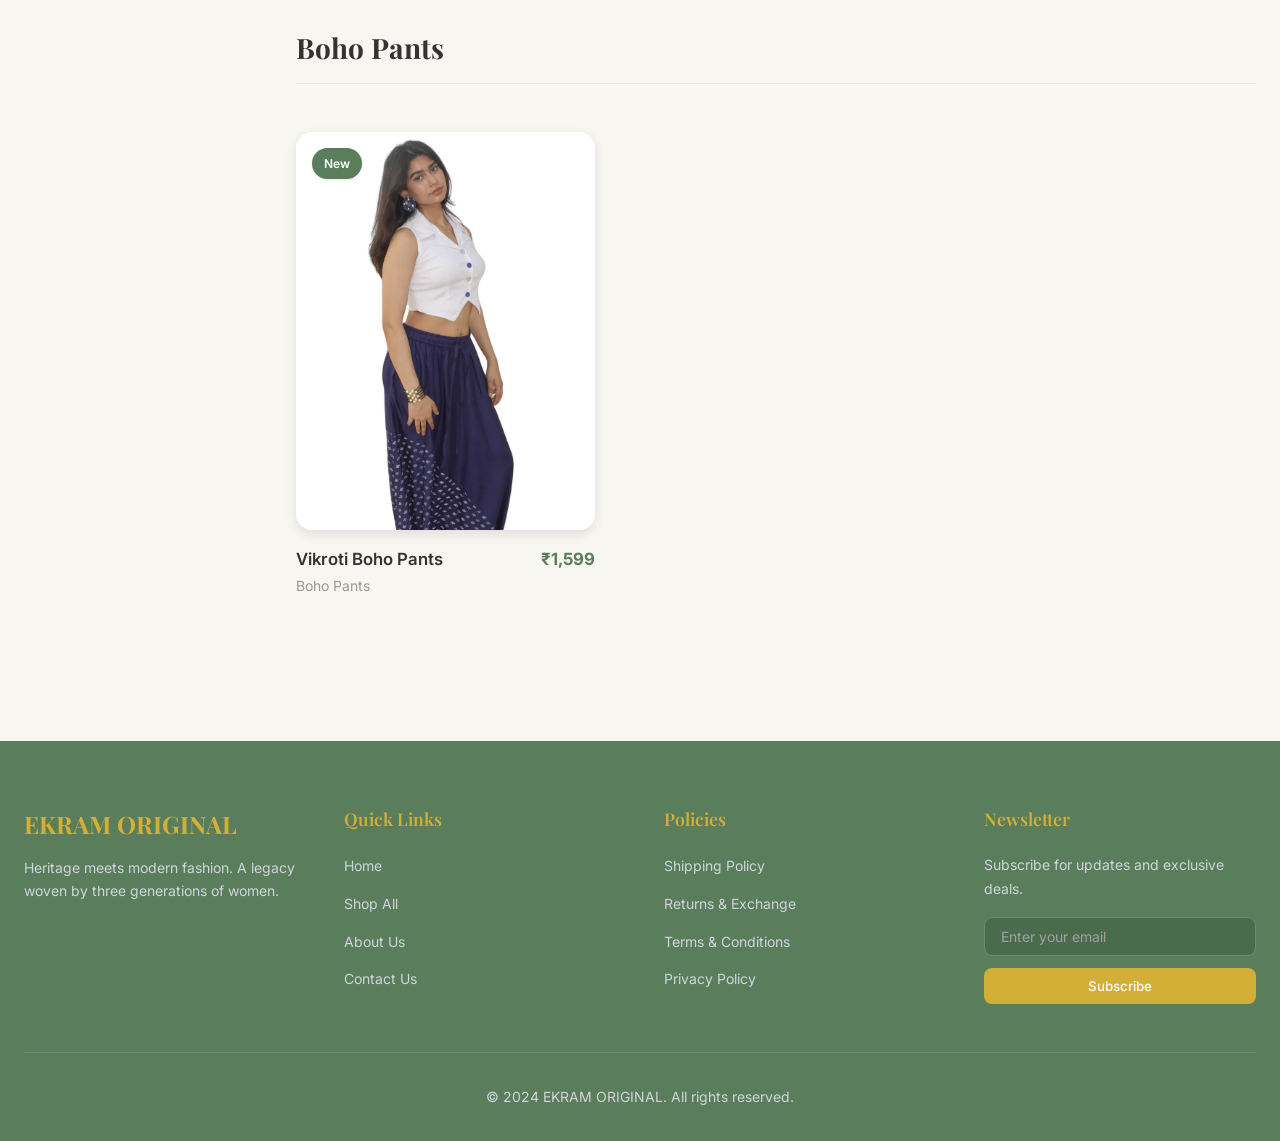
<file: collections.html>
<!DOCTYPE html>
<html lang="en">
<head>
    <meta charset="UTF-8">
    <meta name="viewport" content="width=device-width, initial-scale=1.0">
    <title>Collections | EKRAM ORIGINAL</title>
    <link rel="stylesheet" href="style.css">
</head>
<body>
    <!-- Navbar -->
    <nav class="navbar">
        <div class="navbar-inner">
            <button class="menu-btn" onclick="openSidebar()"><svg width="24" height="24" fill="none" stroke="currentColor" viewBox="0 0 24 24"><path stroke-linecap="round" stroke-linejoin="round" stroke-width="2" d="M4 6h16M4 12h16M4 18h16"/></svg></button>
            <a href="index.html" class="logo"><img src="img/logo.png" alt="EKRAM ORIGINAL"><span class="logo-text">EKRAM ORIGINAL</span></a>
            <div class="nav-links">
                <a href="index.html">Home</a>
                <div class="nav-dropdown">
                    <a href="collections.html" class="active">Collections <svg width="14" height="14" fill="none" stroke="currentColor" viewBox="0 0 24 24"><path stroke-linecap="round" stroke-linejoin="round" stroke-width="2" d="M19 9l-7 7-7-7"/></svg></a>
                    <div class="dropdown-menu">
                        <a href="collections.html#kurti">Kurti & Tops</a>
                        <a href="collections.html#coord">Co-Ord Sets</a>
                        <a href="collections.html#boho">Boho Pants</a>
                    </div>
                </div>
                <a href="about.html">About Us</a>
                <a href="contact.html">Contact</a>
            </div>
            <div class="nav-icons">
                <div style="display:flex;align-items:center;">
                    <div id="searchWrapper" style="overflow:hidden;width:0;opacity:0;transition:all 0.3s;margin-right:8px;">
                        <input id="searchInput" type="text" placeholder="Search products..." style="padding:8px 14px;border:1px solid #d1d5db;border-radius:999px;font-size:0.875rem;outline:none;width:240px;">
                    </div>
                    <button onclick="toggleSearch()">
                        <svg width="20" height="20" fill="none" stroke="currentColor" viewBox="0 0 24 24"><path stroke-linecap="round" stroke-linejoin="round" stroke-width="2" d="M21 21l-6-6m2-5a7 7 0 11-14 0 7 7 0 0114 0z"/></svg>
                    </button>
                </div>
                <a href="account.html">
                    <svg width="20" height="20" fill="none" stroke="currentColor" viewBox="0 0 24 24"><path stroke-linecap="round" stroke-linejoin="round" stroke-width="1.5" d="M16 7a4 4 0 11-8 0 4 4 0 018 0zM12 14a7 7 0 00-7 7h14a7 7 0 00-7-7z"/></svg>
                </a>
                <a href="cart.html" style="position:relative;">
                    <svg width="20" height="20" fill="none" stroke="currentColor" viewBox="0 0 24 24"><path stroke-linecap="round" stroke-linejoin="round" stroke-width="1.5" d="M16 11V7a4 4 0 00-8 0v4M5 9h14l1 12H4L5 9z"/></svg>
                    <span class="cart-badge">0</span>
                </a>
            </div>
        </div>
    </nav>
    <div class="sidebar-backdrop" id="sidebarBackdrop" onclick="closeSidebar()"></div>
    <div class="sidebar" id="sidebar">
        <div class="sidebar-header"><span>MENU</span><button onclick="closeSidebar()"><svg width="24" height="24" fill="none" stroke="currentColor" viewBox="0 0 24 24"><path stroke-linecap="round" stroke-linejoin="round" stroke-width="2" d="M6 18L18 6M6 6l12 12"/></svg></button></div>
        <a href="index.html">Home</a><a href="collections.html">Collections</a><a href="about.html">About Us</a><a href="contact.html">Contact</a><a href="cart.html">Cart</a>
    </div>

    <!-- Page Header -->
    <div class="page-header" style="padding-top:100px;">
        <h1>Our Collections</h1>
        <p>Browse our curated selection of handcrafted ethnic wear</p>
    </div>

    <!-- Collections Layout -->
    <section class="section" style="padding-top:32px;">
        <div class="container">
            <div class="collections-layout">
                <!-- Sidebar Filter -->
                <div class="sidebar-filter">
                    <h3>Categories</h3>
                    <a href="#kurti" class="filter-btn">Kurti & Tops</a>
                    <a href="#coord" class="filter-btn">Co-Ord Sets</a>
                    <a href="#boho" class="filter-btn">Boho Pants</a>
                </div>
                <!-- Categories Sections -->
                <div>
                    <!-- Kurti & Tops -->
                    <div id="kurti" style="margin-bottom:64px; scroll-margin-top: 100px;">
                        <h2 style="font-family:var(--font-serif);font-size:1.75rem;font-weight:700;margin-bottom:24px;border-bottom:1px solid var(--border);padding-bottom:12px;">Kurti & Tops</h2>
                        <div class="products-grid" style="grid-template-columns: repeat(3, 1fr);">
                            <div class="product-card">
                                <div class="card-image">
                                    <a href="product.html?id=indrani"><img src="img/INDRANI (MULTICOLOUR)1.webp" alt="Indrani Kurti"></a>
                                    <div class="card-actions">
                                        <button class="add-to-cart-btn" onclick="addToCart(event,'indrani','Indrani Kurti',1299,'img/INDRANI (MULTICOLOUR)1.webp','Kurti & Tops')">
                                            <svg width="16" height="16" fill="none" stroke="currentColor" viewBox="0 0 24 24"><path stroke-linecap="round" stroke-linejoin="round" stroke-width="2" d="M16 11V7a4 4 0 00-8 0v4M5 9h14l1 12H4L5 9z"/></svg>
                                            Add to Cart
                                        </button>
                                    </div>
                                    <span class="card-badge badge-featured">Featured</span>
                                </div>
                                <div class="card-info">
                                    <div class="card-row"><div><h3><a href="product.html?id=indrani">Indrani Kurti</a></h3><p class="category">Kurti & Tops</p></div><p class="price">₹1,299</p></div>
                                </div>
                            </div>
                        </div>
                    </div>

                    <!-- Co-Ord Sets -->
                    <div id="coord" style="margin-bottom:64px; scroll-margin-top: 100px;">
                        <h2 style="font-family:var(--font-serif);font-size:1.75rem;font-weight:700;margin-bottom:24px;border-bottom:1px solid var(--border);padding-bottom:12px;">Co-Ord Sets</h2>
                        <div class="products-grid" style="grid-template-columns: repeat(3, 1fr);">
                            <div class="product-card">
                                <div class="card-image">
                                    <a href="product.html?id=jividha"><img src="img/JIVIDA (BUBLEGUM-PINK)1.webp" alt="Jividha Co-Ord Set"></a>
                                    <div class="card-actions">
                                        <button class="add-to-cart-btn" onclick="addToCart(event,'jividha','Jividha Co-Ord Set',2199,'img/JIVIDA (BUBLEGUM-PINK)1.webp','Co-Ord Sets')">
                                            <svg width="16" height="16" fill="none" stroke="currentColor" viewBox="0 0 24 24"><path stroke-linecap="round" stroke-linejoin="round" stroke-width="2" d="M16 11V7a4 4 0 00-8 0v4M5 9h14l1 12H4L5 9z"/></svg>
                                            Add to Cart
                                        </button>
                                    </div>
                                </div>
                                <div class="card-info">
                                    <div class="card-row"><div><h3><a href="product.html?id=jividha">Jividha Co-Ord Set</a></h3><p class="category">Co-Ord Sets</p></div><p class="price">₹2,199</p></div>
                                </div>
                            </div>
                        </div>
                    </div>

                    <!-- Boho Pants -->
                    <div id="boho" style="margin-bottom:64px; scroll-margin-top: 100px;">
                        <h2 style="font-family:var(--font-serif);font-size:1.75rem;font-weight:700;margin-bottom:24px;border-bottom:1px solid var(--border);padding-bottom:12px;">Boho Pants</h2>
                        <div class="products-grid" style="grid-template-columns: repeat(3, 1fr);">
                            <div class="product-card">
                                <div class="card-image">
                                    <a href="product.html?id=vikroti"><img src="img/VIKROTI- NAVY BLUE 1.webp" alt="Vikroti Boho Pants"></a>
                                    <div class="card-actions">
                                        <button class="add-to-cart-btn" onclick="addToCart(event,'vikroti','Vikroti Boho Pants',1599,'img/VIKROTI- NAVY BLUE 1.webp','Boho Pants')">
                                            <svg width="16" height="16" fill="none" stroke="currentColor" viewBox="0 0 24 24"><path stroke-linecap="round" stroke-linejoin="round" stroke-width="2" d="M16 11V7a4 4 0 00-8 0v4M5 9h14l1 12H4L5 9z"/></svg>
                                            Add to Cart
                                        </button>
                                    </div>
                                    <span class="card-badge badge-new">New</span>
                                </div>
                                <div class="card-info">
                                    <div class="card-row"><div><h3><a href="product.html?id=vikroti">Vikroti Boho Pants</a></h3><p class="category">Boho Pants</p></div><p class="price">₹1,599</p></div>
                                </div>
                            </div>
                        </div>
                    </div>
                </div>
            </div>
        </div>
    </section>

    <!-- Footer -->
    <footer class="footer">
        <div class="container">
            <div class="footer-grid">
                <div><h3>EKRAM ORIGINAL</h3><p>Heritage meets modern fashion. A legacy woven by three generations of women.</p></div>
                <div><h4>Quick Links</h4><ul><li><a href="index.html">Home</a></li><li><a href="collections.html">Shop All</a></li><li><a href="about.html">About Us</a></li><li><a href="contact.html">Contact Us</a></li></ul></div>
                <div><h4>Policies</h4><ul><li><a href="#">Shipping Policy</a></li><li><a href="#">Returns & Exchange</a></li><li><a href="#">Terms & Conditions</a></li><li><a href="#">Privacy Policy</a></li></ul></div>
                <div class="newsletter"><h4>Newsletter</h4><p style="margin-bottom:16px;">Subscribe for updates and exclusive deals.</p><input type="email" placeholder="Enter your email"><button>Subscribe</button></div>
            </div>
            <div class="footer-bottom"><p>&copy; 2024 EKRAM ORIGINAL. All rights reserved.</p></div>
        </div>
    </footer>
    <script src="script.js"></script>
    <script src="cart.js"></script>
</body>
</html>
</file>
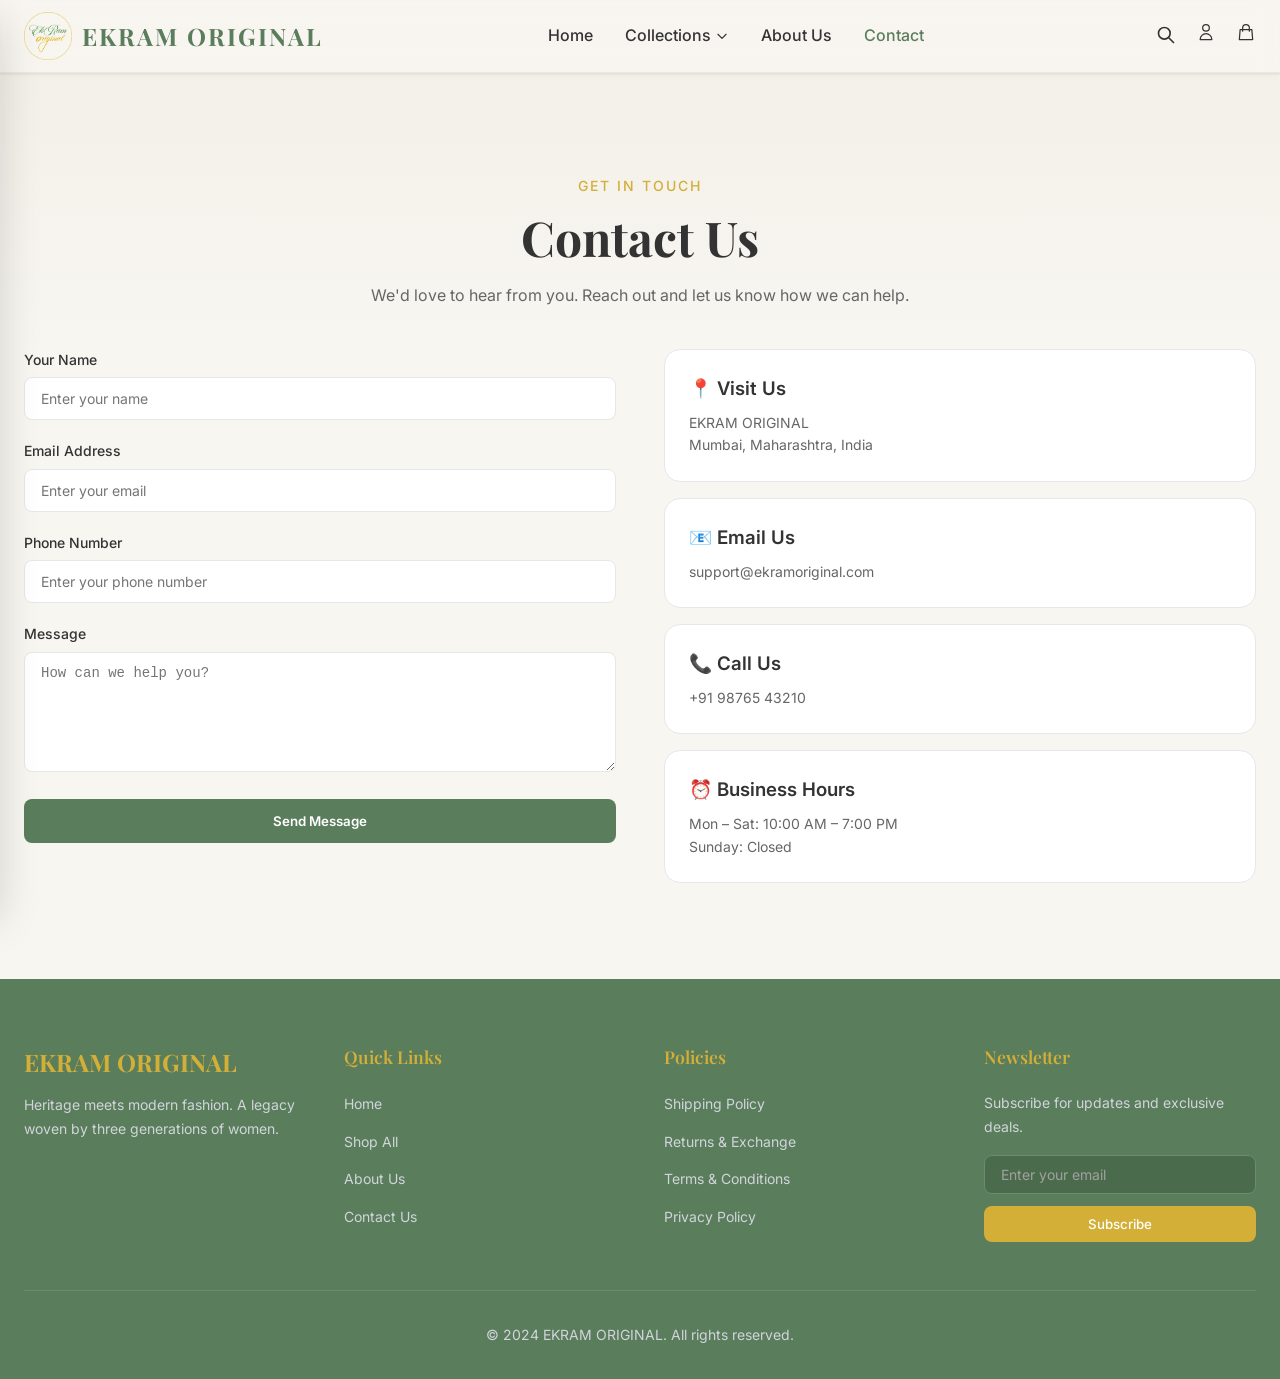
<file: contact.html>
<!DOCTYPE html>
<html lang="en">
<head>
    <meta charset="UTF-8">
    <meta name="viewport" content="width=device-width, initial-scale=1.0">
    <title>Contact Us | EKRAM ORIGINAL</title>
    <link rel="stylesheet" href="style.css">
</head>
<body>
    <!-- Navbar -->
    <nav class="navbar">
        <div class="navbar-inner">
            <button class="menu-btn" onclick="openSidebar()"><svg width="24" height="24" fill="none" stroke="currentColor" viewBox="0 0 24 24"><path stroke-linecap="round" stroke-linejoin="round" stroke-width="2" d="M4 6h16M4 12h16M4 18h16"/></svg></button>
            <a href="index.html" class="logo"><img src="img/logo.png" alt="EKRAM ORIGINAL"><span class="logo-text">EKRAM ORIGINAL</span></a>
            <div class="nav-links">
                <a href="index.html">Home</a>
                <div class="nav-dropdown">
                    <a href="collections.html">Collections <svg width="14" height="14" fill="none" stroke="currentColor" viewBox="0 0 24 24"><path stroke-linecap="round" stroke-linejoin="round" stroke-width="2" d="M19 9l-7 7-7-7"/></svg></a>
                    <div class="dropdown-menu">
                        <a href="collections.html#kurti">Kurti & Tops</a>
                        <a href="collections.html#coord">Co-Ord Sets</a>
                        <a href="collections.html#boho">Boho Pants</a>
                    </div>
                </div>
                <a href="about.html">About Us</a>
                <a href="contact.html" class="active">Contact</a>
            </div>
            <div class="nav-icons">
                <div style="display:flex;align-items:center;">
                    <div id="searchWrapper" style="overflow:hidden;width:0;opacity:0;transition:all 0.3s;margin-right:8px;">
                        <input id="searchInput" type="text" placeholder="Search products..." style="padding:8px 14px;border:1px solid #d1d5db;border-radius:999px;font-size:0.875rem;outline:none;width:240px;">
                    </div>
                    <button onclick="toggleSearch()">
                        <svg width="20" height="20" fill="none" stroke="currentColor" viewBox="0 0 24 24"><path stroke-linecap="round" stroke-linejoin="round" stroke-width="2" d="M21 21l-6-6m2-5a7 7 0 11-14 0 7 7 0 0114 0z"/></svg>
                    </button>
                </div>
                <a href="account.html">
                    <svg width="20" height="20" fill="none" stroke="currentColor" viewBox="0 0 24 24"><path stroke-linecap="round" stroke-linejoin="round" stroke-width="1.5" d="M16 7a4 4 0 11-8 0 4 4 0 018 0zM12 14a7 7 0 00-7 7h14a7 7 0 00-7-7z"/></svg>
                </a>
                <a href="cart.html" style="position:relative;">
                    <svg width="20" height="20" fill="none" stroke="currentColor" viewBox="0 0 24 24"><path stroke-linecap="round" stroke-linejoin="round" stroke-width="1.5" d="M16 11V7a4 4 0 00-8 0v4M5 9h14l1 12H4L5 9z"/></svg>
                    <span class="cart-badge">0</span>
                </a>
            </div>
        </div>
    </nav>
    <div class="sidebar-backdrop" id="sidebarBackdrop" onclick="closeSidebar()"></div>
    <div class="sidebar" id="sidebar">
        <div class="sidebar-header"><span>MENU</span><button onclick="closeSidebar()"><svg width="24" height="24" fill="none" stroke="currentColor" viewBox="0 0 24 24"><path stroke-linecap="round" stroke-linejoin="round" stroke-width="2" d="M6 18L18 6M6 6l12 12"/></svg></button></div>
        <a href="index.html">Home</a><a href="collections.html">Collections</a><a href="about.html">About Us</a><a href="contact.html">Contact</a><a href="cart.html">Cart</a>
    </div>

    <!-- Header -->
    <div class="page-header" style="padding-top:100px;">
        <span class="section-label">Get in Touch</span>
        <h1>Contact Us</h1>
        <p>We'd love to hear from you. Reach out and let us know how we can help.</p>
    </div>

    <!-- Contact Content -->
    <section class="section" style="padding-top:0;">
        <div class="container">
            <div class="contact-grid">
                <div class="contact-form">
                    <div class="form-group">
                        <label for="name">Your Name</label>
                        <input type="text" id="name" placeholder="Enter your name">
                    </div>
                    <div class="form-group">
                        <label for="email">Email Address</label>
                        <input type="email" id="email" placeholder="Enter your email">
                    </div>
                    <div class="form-group">
                        <label for="phone">Phone Number</label>
                        <input type="tel" id="phone" placeholder="Enter your phone number">
                    </div>
                    <div class="form-group">
                        <label for="message">Message</label>
                        <textarea id="message" placeholder="How can we help you?"></textarea>
                    </div>
                    <button class="submit-btn" onclick="alert('Thank you! We will get back to you soon.')">Send Message</button>
                </div>
                <div>
                    <div class="contact-info-card">
                        <h3>📍 Visit Us</h3>
                        <p>EKRAM ORIGINAL<br>Mumbai, Maharashtra, India</p>
                    </div>
                    <div class="contact-info-card">
                        <h3>📧 Email Us</h3>
                        <p>support@ekramoriginal.com</p>
                    </div>
                    <div class="contact-info-card">
                        <h3>📞 Call Us</h3>
                        <p>+91 98765 43210</p>
                    </div>
                    <div class="contact-info-card">
                        <h3>⏰ Business Hours</h3>
                        <p>Mon – Sat: 10:00 AM – 7:00 PM<br>Sunday: Closed</p>
                    </div>
                </div>
            </div>
        </div>
    </section>

    <!-- Footer -->
    <footer class="footer">
        <div class="container">
            <div class="footer-grid">
                <div><h3>EKRAM ORIGINAL</h3><p>Heritage meets modern fashion. A legacy woven by three generations of women.</p></div>
                <div><h4>Quick Links</h4><ul><li><a href="index.html">Home</a></li><li><a href="collections.html">Shop All</a></li><li><a href="about.html">About Us</a></li><li><a href="contact.html">Contact Us</a></li></ul></div>
                <div><h4>Policies</h4><ul><li><a href="#">Shipping Policy</a></li><li><a href="#">Returns & Exchange</a></li><li><a href="#">Terms & Conditions</a></li><li><a href="#">Privacy Policy</a></li></ul></div>
                <div class="newsletter"><h4>Newsletter</h4><p style="margin-bottom:16px;">Subscribe for updates and exclusive deals.</p><input type="email" placeholder="Enter your email"><button>Subscribe</button></div>
            </div>
            <div class="footer-bottom"><p>&copy; 2024 EKRAM ORIGINAL. All rights reserved.</p></div>
        </div>
    </footer>
    <script src="script.js"></script>
    <script src="cart.js"></script>
</body>
</html>
</file>
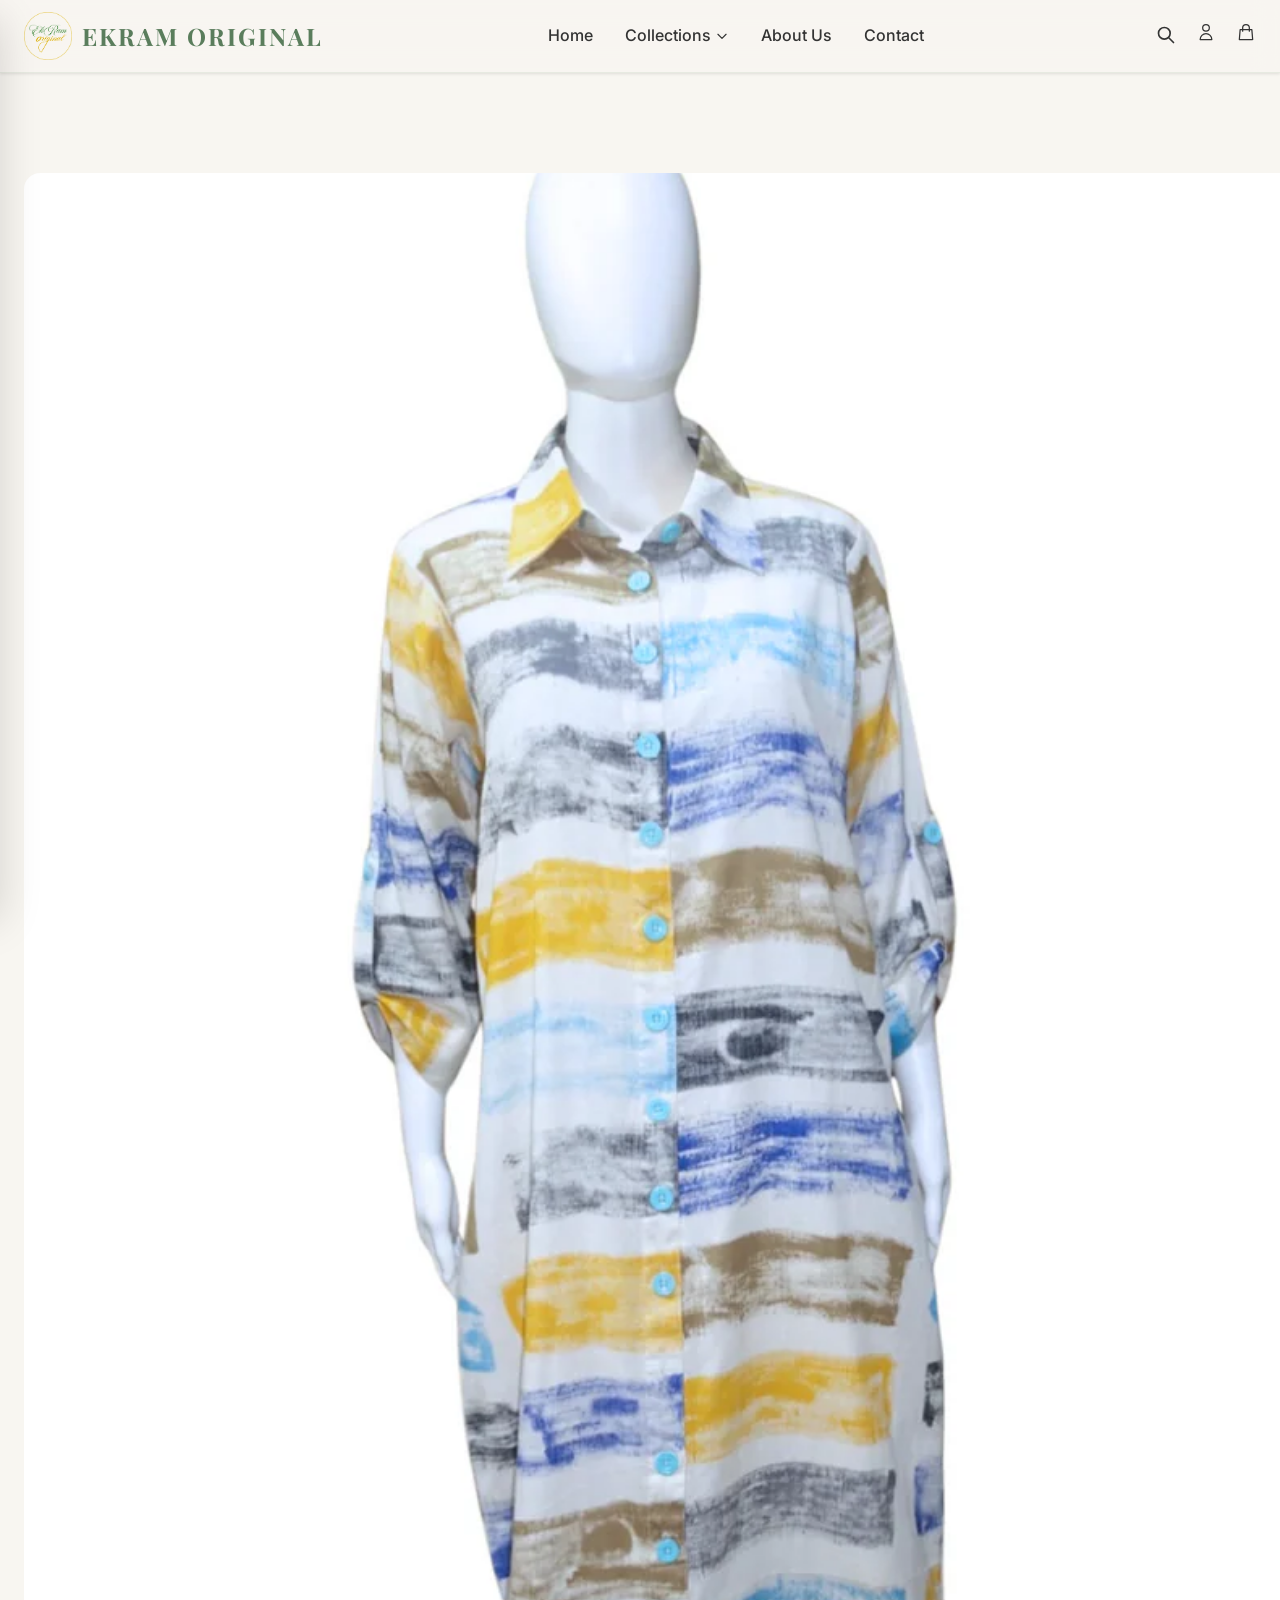
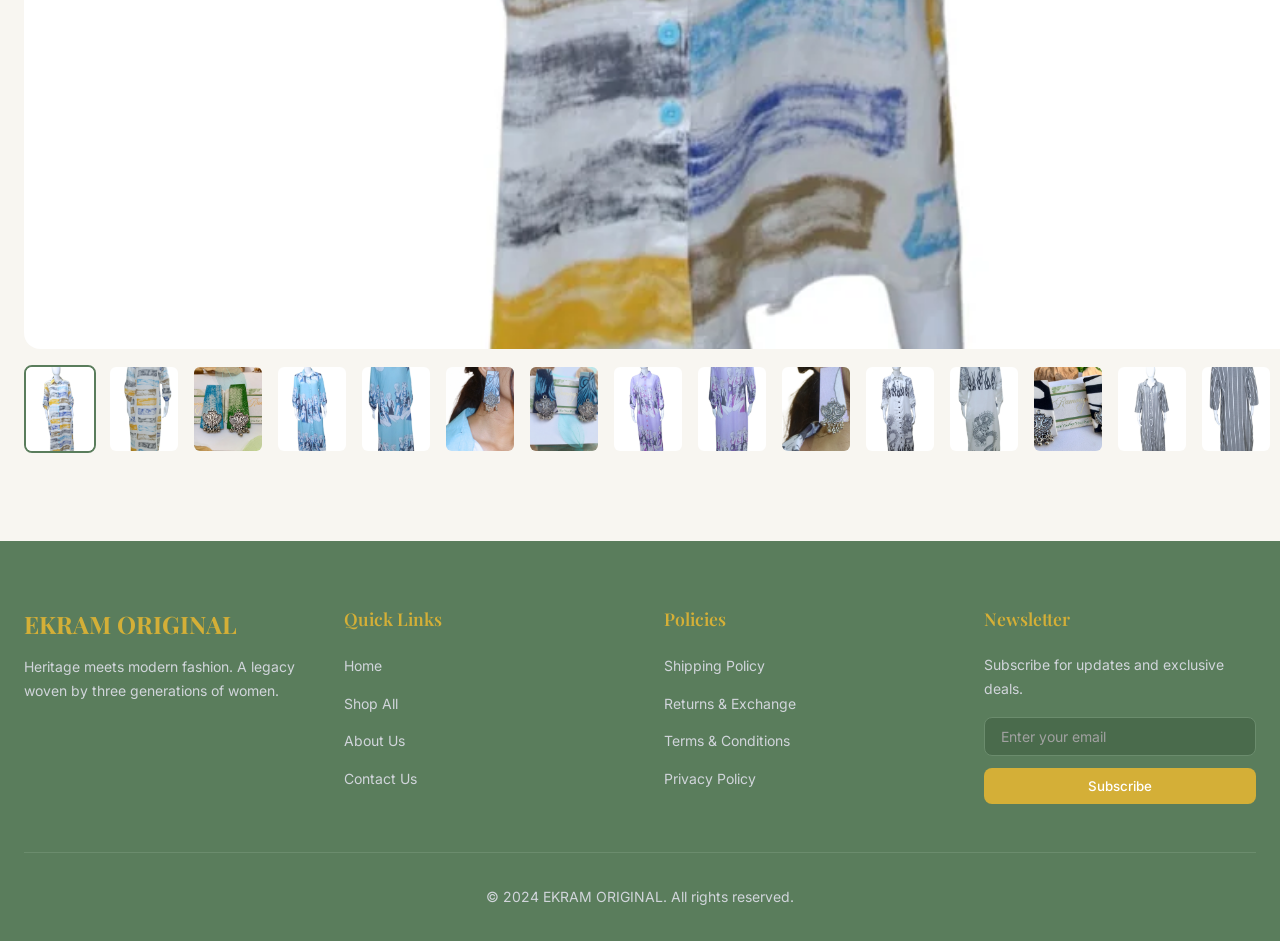
<file: product.html>
<!DOCTYPE html>
<html lang="en">
<head>
    <meta charset="UTF-8">
    <meta name="viewport" content="width=device-width, initial-scale=1.0">
    <title>Product | EKRAM ORIGINAL</title>
    <link rel="stylesheet" href="style.css">
</head>
<body>
    <!-- Navbar -->
    <nav class="navbar">
        <div class="navbar-inner">
            <button class="menu-btn" onclick="openSidebar()"><svg width="24" height="24" fill="none" stroke="currentColor" viewBox="0 0 24 24"><path stroke-linecap="round" stroke-linejoin="round" stroke-width="2" d="M4 6h16M4 12h16M4 18h16"/></svg></button>
            <a href="index.html" class="logo"><img src="img/logo.png" alt="EKRAM ORIGINAL"><span class="logo-text">EKRAM ORIGINAL</span></a>
            <div class="nav-links">
                <a href="index.html">Home</a>
                <div class="nav-dropdown">
                    <a href="collections.html">Collections <svg width="14" height="14" fill="none" stroke="currentColor" viewBox="0 0 24 24"><path stroke-linecap="round" stroke-linejoin="round" stroke-width="2" d="M19 9l-7 7-7-7"/></svg></a>
                    <div class="dropdown-menu">
                        <a href="collections.html#kurti">Kurti & Tops</a>
                        <a href="collections.html#coord">Co-Ord Sets</a>
                        <a href="collections.html#boho">Boho Pants</a>
                    </div>
                </div>
                <a href="about.html">About Us</a>
                <a href="contact.html">Contact</a>
            </div>
            <div class="nav-icons">
                <div style="display:flex;align-items:center;">
                    <div id="searchWrapper" style="overflow:hidden;width:0;opacity:0;transition:all 0.3s;margin-right:8px;">
                        <input id="searchInput" type="text" placeholder="Search products..." style="padding:8px 14px;border:1px solid #d1d5db;border-radius:999px;font-size:0.875rem;outline:none;width:240px;">
                    </div>
                    <button onclick="toggleSearch()">
                        <svg width="20" height="20" fill="none" stroke="currentColor" viewBox="0 0 24 24"><path stroke-linecap="round" stroke-linejoin="round" stroke-width="2" d="M21 21l-6-6m2-5a7 7 0 11-14 0 7 7 0 0114 0z"/></svg>
                    </button>
                </div>
                <a href="account.html">
                    <svg width="20" height="20" fill="none" stroke="currentColor" viewBox="0 0 24 24"><path stroke-linecap="round" stroke-linejoin="round" stroke-width="1.5" d="M16 7a4 4 0 11-8 0 4 4 0 018 0zM12 14a7 7 0 00-7 7h14a7 7 0 00-7-7z"/></svg>
                </a>
                <a href="cart.html" style="position:relative;">
                    <svg width="20" height="20" fill="none" stroke="currentColor" viewBox="0 0 24 24"><path stroke-linecap="round" stroke-linejoin="round" stroke-width="1.5" d="M16 11V7a4 4 0 00-8 0v4M5 9h14l1 12H4L5 9z"/></svg>
                    <span class="cart-badge">0</span>
                </a>
            </div>
        </div>
    </nav>
    <div class="sidebar-backdrop" id="sidebarBackdrop" onclick="closeSidebar()"></div>
    <div class="sidebar" id="sidebar">
        <div class="sidebar-header"><span>MENU</span><button onclick="closeSidebar()"><svg width="24" height="24" fill="none" stroke="currentColor" viewBox="0 0 24 24"><path stroke-linecap="round" stroke-linejoin="round" stroke-width="2" d="M6 18L18 6M6 6l12 12"/></svg></button></div>
        <a href="index.html">Home</a><a href="collections.html">Collections</a><a href="about.html">About Us</a><a href="contact.html">Contact</a><a href="cart.html">Cart</a>
    </div>

    <!-- Product Detail -->
    <main class="section" style="padding-top:100px;">
        <div class="container">
            <div class="product-detail">
                <!-- Gallery -->
                <div class="gallery">
                    <div class="main-image">
                        <img id="mainImage" src="img/INDRANI (MULTICOLOUR)1.webp" alt="Product">
                    </div>
                    <div class="thumbnails" id="thumbnails"></div>
                </div>
                <!-- Info -->
                <div class="product-info">
                    <h1 id="productTitle">Indrani Kurti</h1>
                    <p class="price" id="productPrice">₹1,299</p>
                    <p class="tax">Tax included.</p>

                    <div style="border-top:1px solid var(--border);border-bottom:1px solid var(--border);padding:24px 0;margin-top:24px;">
                        <!-- Sizes -->
                        <div class="option-group">
                            <h3>Size</h3>
                            <div class="size-grid">
                                <button class="size-btn active" onclick="selectSize(this)">S</button>
                                <button class="size-btn" onclick="selectSize(this)">M</button>
                                <button class="size-btn" onclick="selectSize(this)">L</button>
                                <button class="size-btn" onclick="selectSize(this)">XL</button>
                            </div>
                        </div>
                        <!-- Quantity -->
                        <div class="option-group" style="margin-top:24px;">
                            <h3>Quantity</h3>
                            <div class="qty-control">
                                <button onclick="updateQty(-1)">−</button>
                                <span id="qtyDisplay">1</span>
                                <button onclick="updateQty(1)">+</button>
                            </div>
                        </div>
                    </div>

                    <!-- Actions -->
                    <div style="display:flex;flex-direction:column;gap:12px;margin-top:24px;">
                        <button class="btn-add-cart" id="addToCartBtn">ADD TO CART</button>
                        <a href="cart.html" class="btn-buy-now">BUY IT NOW</a>
                    </div>

                    <!-- Description -->
                    <div class="option-group" style="margin-top:32px;">
                        <h3>Description</h3>
                        <p id="productDesc" style="color:var(--text-light);line-height:1.7;margin-top:8px;">A beautiful traditional Kurti with modern prints.</p>
                    </div>
                </div>
            </div>
        </div>
    </main>

    <!-- Footer -->
    <footer class="footer">
        <div class="container">
            <div class="footer-grid">
                <div><h3>EKRAM ORIGINAL</h3><p>Heritage meets modern fashion. A legacy woven by three generations of women.</p></div>
                <div><h4>Quick Links</h4><ul><li><a href="index.html">Home</a></li><li><a href="collections.html">Shop All</a></li><li><a href="about.html">About Us</a></li><li><a href="contact.html">Contact Us</a></li></ul></div>
                <div><h4>Policies</h4><ul><li><a href="#">Shipping Policy</a></li><li><a href="#">Returns & Exchange</a></li><li><a href="#">Terms & Conditions</a></li><li><a href="#">Privacy Policy</a></li></ul></div>
                <div class="newsletter"><h4>Newsletter</h4><p style="margin-bottom:16px;">Subscribe for updates and exclusive deals.</p><input type="email" placeholder="Enter your email"><button>Subscribe</button></div>
            </div>
            <div class="footer-bottom"><p>&copy; 2024 EKRAM ORIGINAL. All rights reserved.</p></div>
        </div>
    </footer>

    <script src="script.js"></script>
    <script src="cart.js"></script>
    <script src="products.js"></script>
    <script>
        // Dynamic product page
        function changeMainImage(thumb, src) {
            document.getElementById('mainImage').src = src;
            document.querySelectorAll('.thumb').forEach(t => t.classList.remove('active'));
            thumb.classList.add('active');
        }
        function selectSize(btn) {
            document.querySelectorAll('.size-btn').forEach(b => b.classList.remove('active'));
            btn.classList.add('active');
        }
        function updateQty(delta) {
            const el = document.getElementById('qtyDisplay');
            let val = parseInt(el.textContent) + delta;
            if (val >= 1) el.textContent = val;
        }

        document.addEventListener('DOMContentLoaded', () => {
            const id = new URLSearchParams(window.location.search).get('id') || 'indrani';
            const product = window.productsData[id] || window.productsData['indrani'];

            document.getElementById('productTitle').textContent = product.name;
            document.getElementById('productPrice').textContent = '₹' + product.price.toLocaleString('en-IN');
            document.getElementById('productDesc').textContent = product.description;
            document.getElementById('mainImage').src = product.images[0];
            document.getElementById('mainImage').alt = product.name;
            document.title = product.name + ' | EKRAM ORIGINAL';

            // Thumbnails
            const thumbs = document.getElementById('thumbnails');
            thumbs.innerHTML = '';
            product.images.forEach((src, i) => {
                const btn = document.createElement('button');
                btn.className = 'thumb' + (i === 0 ? ' active' : '');
                btn.onclick = function() { changeMainImage(this, src); };
                btn.innerHTML = '<img src="' + src + '" alt="Thumb ' + (i+1) + '">';
                thumbs.appendChild(btn);
            });

            // Add to cart
            document.getElementById('addToCartBtn').onclick = (e) => {
                addToCart(e, product.id, product.name, product.price, product.images[0], product.category);
            };
        });
    </script>
</body>
</html>
</file>
<file: style.css>
/* ===== EKRAM ORIGINAL — Full Design System ===== */
@import url('https://fonts.googleapis.com/css2?family=Playfair+Display:wght@400;600;700&family=Inter:wght@300;400;500;600;700&display=swap');

/* ===== CSS Variables ===== */
:root {
    --green: #5A7D5C;
    --green-dark: #4a6b4c;
    --gold: #D4AF37;
    --gold-dark: #c4a030;
    --bg: #F8F6F1;
    --bg-alt: #F3F0E9;
    --text: #333333;
    --text-light: #666666;
    --text-muted: #999999;
    --white: #ffffff;
    --border: #e5e7eb;
    --shadow-sm: 0 1px 3px rgba(0,0,0,0.1);
    --shadow-md: 0 4px 12px rgba(0,0,0,0.1);
    --shadow-lg: 0 10px 30px rgba(0,0,0,0.12);
    --shadow-xl: 0 20px 40px rgba(0,0,0,0.15);
    --radius: 12px;
    --radius-lg: 16px;
    --radius-full: 9999px;
    --font-serif: 'Playfair Display', Georgia, serif;
    --font-sans: 'Inter', system-ui, -apple-system, sans-serif;
    --max-width: 1280px;
}

/* ===== Reset ===== */
*, *::before, *::after { box-sizing: border-box; margin: 0; padding: 0; }
html { scroll-behavior: smooth; }
body { font-family: var(--font-sans); background: var(--bg); color: var(--text); line-height: 1.6; }
a { text-decoration: none; color: inherit; }
ul { list-style: none; }
img { max-width: 100%; display: block; }
button { cursor: pointer; border: none; background: none; font-family: inherit; }
input { font-family: inherit; }

/* ===== Utility Classes ===== */
.container { max-width: var(--max-width); margin: 0 auto; padding: 0 24px; }
.section { padding: 80px 0; }
.text-center { text-align: center; }
.hidden { display: none !important; }

/* ===== Scrollbar ===== */
::-webkit-scrollbar { width: 8px; }
::-webkit-scrollbar-track { background: var(--bg); }
::-webkit-scrollbar-thumb { background: var(--green); border-radius: 4px; }
::-webkit-scrollbar-thumb:hover { background: var(--green-dark); }

/* ===== Navbar ===== */
.navbar {
    position: sticky; top: 0; z-index: 50;
    background: rgba(248,246,241,0.9);
    backdrop-filter: blur(12px); -webkit-backdrop-filter: blur(12px);
    border-bottom: 1px solid rgba(90,125,92,0.1);
    box-shadow: var(--shadow-sm);
}
.navbar-inner {
    max-width: var(--max-width); margin: 0 auto; padding: 0 24px;
    display: flex; align-items: center; justify-content: space-between; height: 72px;
}
.logo { display: flex; align-items: center; gap: 10px; }
.logo img { width: 48px; height: 48px; object-fit: contain; }
.logo-text { font-family: var(--font-serif); font-size: 1.5rem; font-weight: 700; color: var(--green); letter-spacing: 2px; }
.nav-links { display: flex; align-items: center; gap: 32px; }
.nav-links a { font-weight: 500; color: var(--text); transition: color 0.3s; }
.nav-links a:hover, .nav-links a.active { color: var(--green); }
.nav-icons { display: flex; align-items: center; gap: 20px; }
.nav-icons a, .nav-icons button { color: var(--text); transition: color 0.3s; position: relative; }
.nav-icons a:hover, .nav-icons button:hover { color: var(--green); }
.cart-badge {
    position: absolute; top: -8px; right: -10px;
    background: var(--gold); color: var(--white);
    font-size: 10px; font-weight: 700;
    width: 18px; height: 18px; border-radius: 50%;
    display: none; align-items: center; justify-content: center;
}
.cart-badge.show { display: flex; }

/* Dropdown */
.nav-dropdown { position: relative; }
.nav-dropdown > a, .nav-dropdown > button { display: flex; align-items: center; gap: 4px; font-weight: 500; color: var(--text); transition: color 0.3s; background: none; border: none; cursor: pointer; font-size: 1rem; font-family: inherit; }
.nav-dropdown > a:hover, .nav-dropdown > button:hover { color: var(--green); }
.dropdown-menu {
    position: absolute; top: calc(100% + 8px); left: 0; min-width: 180px;
    background: var(--white); box-shadow: var(--shadow-lg); border-radius: var(--radius);
    padding: 8px 0; border: 1px solid var(--border); z-index: 100;
    opacity: 0; visibility: hidden; transform: translateY(-8px);
    transition: all 0.2s ease;
}
.nav-dropdown:hover .dropdown-menu { opacity: 1; visibility: visible; transform: translateY(0); }
.dropdown-menu a { display: block; padding: 10px 16px; font-size: 0.875rem; color: var(--text-light); transition: all 0.2s; font-weight: 400; }
.dropdown-menu a:hover { background: var(--bg); color: var(--green); }

/* Mobile menu button */
.menu-btn { display: none; padding: 8px; }
@media (max-width: 768px) {
    .menu-btn { display: block; }
    .nav-links { display: none; }
    .logo-text { display: none; }
}

/* Mobile sidebar */
.sidebar-backdrop {
    position: fixed; inset: 0; background: rgba(0,0,0,0.5); z-index: 60;
    opacity: 0; visibility: hidden; transition: all 0.3s;
}
.sidebar-backdrop.open { opacity: 1; visibility: visible; }
.sidebar {
    position: fixed; top: 0; left: 0; height: 100%; width: 280px;
    background: var(--white); z-index: 70; box-shadow: var(--shadow-xl);
    transform: translateX(-100%); transition: transform 0.3s ease;
    overflow-y: auto;
}
.sidebar.open { transform: translateX(0); }
.sidebar-header {
    display: flex; justify-content: space-between; align-items: center;
    padding: 16px 20px; border-bottom: 1px solid var(--border); background: var(--bg);
}
.sidebar-header span { font-family: var(--font-serif); font-size: 1.2rem; font-weight: 700; color: var(--green); }
.sidebar a {
    display: block; padding: 14px 24px; font-weight: 500; color: var(--text);
    border-left: 4px solid transparent; transition: all 0.3s;
}
.sidebar a:hover { background: var(--bg); color: var(--green); border-left-color: var(--green); }

/* ===== Hero Section ===== */
.hero {
    position: relative; min-height: 90vh; display: flex; align-items: center; justify-content: center;
    background: linear-gradient(135deg, #EAE6DE, #F3F0E9, var(--bg));
    overflow: hidden; text-align: center;
}
.hero-content { position: relative; z-index: 2; max-width: 800px; padding: 40px 24px; }
.hero-badge {
    display: inline-flex; align-items: center; gap: 8px;
    background: rgba(255,255,255,0.8); backdrop-filter: blur(8px);
    padding: 8px 16px; border-radius: var(--radius-full);
    border: 1px solid rgba(90,125,92,0.2); margin-bottom: 24px;
    font-size: 0.875rem; font-weight: 500; color: var(--green);
}
.hero-badge .dot { width: 8px; height: 8px; background: var(--green); border-radius: 50%; animation: pulse 2s infinite; }
.hero h1 {
    font-family: var(--font-serif); font-size: clamp(2.5rem, 6vw, 5rem);
    font-weight: 700; color: var(--text); line-height: 1.1; margin-bottom: 20px;
}
.hero h1 span { color: var(--green); }
.hero p { font-size: 1.125rem; color: var(--text-light); max-width: 600px; margin: 0 auto 32px; }
.hero-buttons { display: flex; gap: 16px; justify-content: center; flex-wrap: wrap; }
.btn-primary {
    display: inline-flex; align-items: center; gap: 8px;
    background: var(--green); color: var(--white);
    padding: 16px 32px; border-radius: var(--radius-full);
    font-weight: 600; font-size: 1rem;
    box-shadow: var(--shadow-md); transition: all 0.3s;
}
.btn-primary:hover { background: var(--green-dark); transform: translateY(-3px); box-shadow: var(--shadow-lg); }
.btn-link { display: inline-flex; align-items: center; gap: 6px; font-weight: 500; color: var(--text); transition: color 0.3s; }
.btn-link:hover { color: var(--green); }
.hero-decor-1 { position: absolute; top: 80px; left: 40px; width: 288px; height: 288px; background: rgba(90,125,92,0.05); border-radius: 50%; filter: blur(60px); }
.hero-decor-2 { position: absolute; bottom: 80px; right: 40px; width: 384px; height: 384px; background: rgba(212,175,55,0.05); border-radius: 50%; filter: blur(60px); }

/* ===== Section Headings ===== */
.section-label { color: var(--gold); font-weight: 500; letter-spacing: 2px; text-transform: uppercase; font-size: 0.875rem; }
.section-title { font-family: var(--font-serif); font-size: clamp(2rem, 4vw, 3rem); font-weight: 700; color: var(--text); margin-top: 8px; }
.section-desc { color: var(--text-light); max-width: 560px; margin: 12px auto 0; }

/* ===== Collection Cards ===== */
.collections-grid { display: grid; grid-template-columns: repeat(3, 1fr); gap: 24px; margin-top: 48px; }
@media (max-width: 768px) { .collections-grid { grid-template-columns: 1fr; } }
.collection-card {
    position: relative; height: 520px; border-radius: var(--radius-lg);
    overflow: hidden; display: block; box-shadow: var(--shadow-md);
    transition: box-shadow 0.5s;
}
.collection-card:hover { box-shadow: var(--shadow-xl); }
.collection-card img {
    position: absolute; inset: 0; width: 100%; height: 100%; object-fit: cover;
    transition: transform 0.7s;
}
.collection-card:hover img { transform: scale(1.1); }
.collection-card .overlay {
    position: absolute; inset: 0; z-index: 1;
    background: linear-gradient(to top, rgba(0,0,0,0.7), rgba(0,0,0,0.2), transparent);
    transition: background 0.5s;
}
.collection-card:hover .overlay { background: linear-gradient(to top, rgba(0,0,0,0.8), rgba(0,0,0,0.3), transparent); }
.collection-card .card-content {
    position: absolute; bottom: 0; left: 0; right: 0; padding: 32px; z-index: 2;
    transition: transform 0.3s;
}
.collection-card:hover .card-content { transform: translateY(-8px); }
.collection-card h3 { font-family: var(--font-serif); font-size: 1.75rem; font-weight: 700; color: var(--white); margin-bottom: 8px; }
.collection-card .explore { display: flex; align-items: center; gap: 8px; color: rgba(255,255,255,0.9); font-weight: 500; opacity: 0; transition: opacity 0.3s; }
.collection-card:hover .explore { opacity: 1; }

/* ===== Product Cards ===== */
.products-grid { display: grid; grid-template-columns: repeat(auto-fill, minmax(260px, 1fr)); gap: 32px; margin-top: 48px; }
.product-card { position: relative; }
.product-card .card-image {
    position: relative; aspect-ratio: 3/4; border-radius: var(--radius-lg);
    overflow: hidden; background: #f3f3f3; box-shadow: var(--shadow-md);
    transition: box-shadow 0.5s;
}
.product-card:hover .card-image { box-shadow: var(--shadow-xl); }
.product-card .card-image img { width: 100%; height: 100%; object-fit: cover; transition: transform 0.7s ease-out; }
.product-card:hover .card-image img { transform: scale(1.05); }
.product-card .card-actions {
    position: absolute; bottom: 16px; left: 16px; right: 16px;
    display: flex; justify-content: center; gap: 12px;
    transform: translateY(16px); opacity: 0; transition: all 0.3s;
}
.product-card:hover .card-actions { transform: translateY(0); opacity: 1; }
.product-card .add-to-cart-btn {
    flex: 1; background: rgba(255,255,255,0.95); backdrop-filter: blur(8px);
    padding: 12px 16px; border-radius: var(--radius);
    font-weight: 500; font-size: 0.875rem; color: var(--text);
    box-shadow: var(--shadow-md); display: flex; align-items: center; justify-content: center; gap: 8px;
    transition: all 0.3s;
}
.product-card .add-to-cart-btn:hover { background: var(--green); color: var(--white); }
.product-card .card-badge {
    position: absolute; top: 16px; left: 16px;
    padding: 6px 12px; border-radius: var(--radius-full);
    font-size: 0.75rem; font-weight: 600; color: var(--white);
    box-shadow: var(--shadow-sm);
}
.badge-featured { background: var(--gold); }
.badge-new { background: var(--green); }
.product-card .card-info { margin-top: 16px; }
.product-card .card-info h3 { font-size: 1.05rem; font-weight: 600; color: var(--text); }
.product-card .card-info h3 a { transition: color 0.3s; }
.product-card .card-info h3 a:hover { color: var(--green); }
.product-card .card-info .category { font-size: 0.875rem; color: var(--text-muted); margin-top: 2px; }
.product-card .card-info .price { font-size: 1.05rem; font-weight: 700; color: var(--green); }
.product-card .card-row { display: flex; justify-content: space-between; align-items: flex-start; gap: 8px; }
.product-card .colors { display: flex; gap: 6px; margin-top: 8px; }
.product-card .color-dot {
    width: 20px; height: 20px; border-radius: 50%;
    border: 2px solid var(--white); box-shadow: var(--shadow-sm);
    transition: transform 0.3s; cursor: pointer;
}
.product-card .color-dot:hover { transform: scale(1.15); }

/* ===== Brand Story ===== */
.brand-story {
    position: relative; padding: 96px 0; overflow: hidden;
    background: linear-gradient(to bottom, var(--bg), var(--bg-alt), var(--bg));
}
.brand-story .content { position: relative; z-index: 2; max-width: 800px; margin: 0 auto; text-align: center; padding: 0 24px; }
.brand-story blockquote { font-size: 1.25rem; color: var(--text-light); font-style: italic; line-height: 1.8; margin: 24px 0 32px; font-weight: 300; }
.btn-outline {
    display: inline-flex; align-items: center; gap: 12px;
    background: var(--white); padding: 16px 32px; border-radius: var(--radius-full);
    font-weight: 600; color: var(--text); box-shadow: var(--shadow-lg);
    border: 1px solid rgba(90,125,92,0.1); transition: all 0.3s;
}
.btn-outline:hover { transform: translateY(-4px); box-shadow: var(--shadow-xl); }
.btn-outline svg { color: var(--green); }

/* ===== Trust Badges ===== */
.trust-grid { display: grid; grid-template-columns: repeat(4, 1fr); gap: 24px; }
@media (max-width: 768px) { .trust-grid { grid-template-columns: repeat(2, 1fr); } }
.trust-card {
    background: var(--white); border-radius: var(--radius-lg);
    padding: 24px; text-align: center; border: 1px solid var(--border);
    transition: all 0.3s;
}
.trust-card:hover { transform: translateY(-4px); box-shadow: var(--shadow-md); }
.trust-card .icon { font-size: 2.5rem; margin-bottom: 12px; display: block; transition: transform 0.3s; }
.trust-card:hover .icon { transform: scale(1.1); }
.trust-card h3 { font-weight: 600; color: var(--text); margin-bottom: 4px; }
.trust-card p { font-size: 0.875rem; color: var(--text-muted); }

/* ===== Footer ===== */
.footer { background: var(--green); color: var(--white); padding: 64px 0 32px; }
.footer-grid { display: grid; grid-template-columns: repeat(4, 1fr); gap: 48px; }
@media (max-width: 768px) { .footer-grid { grid-template-columns: 1fr 1fr; gap: 32px; } }
@media (max-width: 480px) { .footer-grid { grid-template-columns: 1fr; } }
.footer h3 { font-family: var(--font-serif); font-size: 1.5rem; font-weight: 700; color: var(--gold); margin-bottom: 12px; }
.footer h4 { font-family: var(--font-serif); font-size: 1.1rem; font-weight: 600; color: var(--gold); margin-bottom: 20px; }
.footer p { color: #d1d5db; font-size: 0.875rem; line-height: 1.7; }
.footer ul { display: flex; flex-direction: column; gap: 12px; }
.footer ul a { color: #d1d5db; font-size: 0.875rem; transition: color 0.3s; }
.footer ul a:hover { color: var(--white); }
.footer .socials { display: flex; gap: 16px; margin-top: 12px; }
.footer .socials a { color: var(--white); transition: color 0.3s; }
.footer .socials a:hover { color: var(--gold); }
.footer-bottom { border-top: 1px solid #6b8c6d; margin-top: 48px; padding-top: 32px; text-align: center; font-size: 0.875rem; color: #d1d5db; }
.footer .newsletter input {
    width: 100%; padding: 10px 16px; background: #4a6b4c; border: 1px solid #6b8c6d;
    border-radius: 8px; color: var(--white); font-size: 0.875rem; outline: none;
    margin-bottom: 12px; transition: border-color 0.3s;
}
.footer .newsletter input::placeholder { color: #a1a1a1; }
.footer .newsletter input:focus { border-color: var(--gold); }
.footer .newsletter button {
    width: 100%; padding: 10px; background: var(--gold); color: var(--white);
    border-radius: 8px; font-weight: 500; transition: background 0.3s;
}
.footer .newsletter button:hover { background: var(--gold-dark); }

/* ===== Product Detail Page ===== */
.product-detail { display: grid; grid-template-columns: 1fr 1fr; gap: 48px; }
@media (max-width: 768px) { .product-detail { grid-template-columns: 1fr; } }
.gallery .main-image { aspect-ratio: 3/4; border-radius: var(--radius-lg); overflow: hidden; background: #f3f3f3; }
.gallery .main-image img { width: 100%; height: 100%; object-fit: cover; transition: transform 0.5s; cursor: zoom-in; }
.gallery .main-image:hover img { transform: scale(1.1); }
.gallery .thumbnails { display: flex; gap: 12px; margin-top: 16px; overflow-x: auto; padding-bottom: 8px; }
.gallery .thumb {
    width: 72px; height: 88px; flex-shrink: 0; border-radius: 8px;
    overflow: hidden; border: 2px solid transparent; cursor: pointer;
    transition: border-color 0.3s;
}
.gallery .thumb.active { border-color: var(--green); }
.gallery .thumb:hover { border-color: rgba(90,125,92,0.5); }
.gallery .thumb img { width: 100%; height: 100%; object-fit: cover; }
.product-info h1 { font-family: var(--font-serif); font-size: 2.25rem; font-weight: 700; color: var(--text); }
.product-info .price { font-size: 1.5rem; font-weight: 500; color: var(--green); margin-top: 8px; }
.product-info .tax { font-size: 0.875rem; color: var(--text-muted); margin-top: 4px; }
.option-group { margin-top: 24px; }
.option-group h3 { font-weight: 500; color: var(--text); margin-bottom: 12px; }
.size-grid { display: grid; grid-template-columns: repeat(4, 1fr); gap: 12px; }
.size-btn {
    padding: 12px; border: 1px solid var(--border); border-radius: 8px;
    font-weight: 500; font-size: 0.875rem; text-align: center; transition: all 0.3s;
}
.size-btn:hover { border-color: var(--green); }
.size-btn.active { background: var(--green); color: var(--white); border-color: var(--green); }
.color-options { display: flex; gap: 12px; }
.color-btn {
    width: 40px; height: 40px; border-radius: 50%; border: 2px solid var(--border);
    box-shadow: var(--shadow-sm); transition: all 0.3s; cursor: pointer;
}
.color-btn:hover { transform: translateY(-2px) scale(1.1); }
.color-btn.active { border-color: var(--green); box-shadow: 0 0 0 3px var(--green), 0 0 0 5px var(--white); }
.qty-control { display: flex; align-items: center; border: 1px solid var(--border); border-radius: 8px; overflow: hidden; }
.qty-control button { padding: 12px 16px; transition: color 0.3s; }
.qty-control button:hover { color: var(--green); }
.qty-control span { width: 48px; text-align: center; font-weight: 500; }
.btn-add-cart {
    width: 100%; padding: 16px; background: #E8B4B8; color: var(--text);
    border-radius: 8px; font-weight: 700; font-size: 1rem;
    box-shadow: var(--shadow-md); transition: all 0.3s;
}
.btn-add-cart:hover { background: #d8a4a4; transform: translateY(-2px); }
.btn-buy-now {
    display: block; width: 100%; padding: 16px; text-align: center;
    background: var(--gold); color: var(--white);
    border-radius: 8px; font-weight: 700; font-size: 1rem;
    box-shadow: var(--shadow-md); transition: all 0.3s;
}
.btn-buy-now:hover { background: var(--gold-dark); transform: translateY(-2px); }

/* ===== About Page ===== */
.about-hero { text-align: center; padding: 80px 24px; }
.about-hero h1 { font-family: var(--font-serif); font-size: clamp(2rem, 4vw, 3rem); font-weight: 700; color: var(--text); }
.about-content { max-width: 800px; margin: 0 auto; }
.about-content p { color: var(--text-light); line-height: 1.8; margin-bottom: 24px; font-size: 1.05rem; }

/* ===== Contact Page ===== */
.contact-grid { display: grid; grid-template-columns: 1fr 1fr; gap: 48px; }
@media (max-width: 768px) { .contact-grid { grid-template-columns: 1fr; } }
.contact-form .form-group { margin-bottom: 20px; }
.contact-form label { display: block; font-weight: 500; color: var(--text); margin-bottom: 6px; font-size: 0.875rem; }
.contact-form input, .contact-form textarea {
    width: 100%; padding: 12px 16px; border: 1px solid var(--border);
    border-radius: 8px; font-size: 0.875rem; outline: none; transition: border-color 0.3s;
}
.contact-form input:focus, .contact-form textarea:focus { border-color: var(--green); }
.contact-form textarea { min-height: 120px; resize: vertical; }
.contact-form .submit-btn {
    width: 100%; padding: 14px; background: var(--green); color: var(--white);
    border-radius: 8px; font-weight: 600; transition: background 0.3s;
}
.contact-form .submit-btn:hover { background: var(--green-dark); }
.contact-info-card {
    background: var(--white); padding: 24px; border-radius: var(--radius-lg);
    border: 1px solid var(--border); margin-bottom: 16px;
}
.contact-info-card h3 { font-weight: 600; color: var(--text); margin-bottom: 8px; }
.contact-info-card p { color: var(--text-light); font-size: 0.875rem; }

/* ===== Cart Page ===== */
.cart-item { display: flex; align-items: center; padding: 20px 0; border-bottom: 1px solid var(--border); gap: 16px; }
.cart-item img { width: 96px; height: 120px; object-fit: cover; border-radius: var(--radius); }
.cart-item .item-details { flex: 1; }
.cart-item .item-name { font-weight: 600; color: var(--text); }
.cart-item .item-cat { font-size: 0.875rem; color: var(--green); }
.cart-item .remove-btn { color: var(--text-muted); font-size: 0.875rem; transition: color 0.3s; cursor: pointer; }
.cart-item .remove-btn:hover { color: #ef4444; }
.cart-summary { background: var(--white); border-radius: var(--radius-lg); padding: 24px; border: 1px solid var(--border); }
.cart-summary .row { display: flex; justify-content: space-between; padding: 12px 0; font-size: 0.875rem; color: var(--text-light); }
.cart-summary .row.total { font-weight: 700; font-size: 1.1rem; color: var(--text); border-top: 2px solid var(--border); margin-top: 8px; padding-top: 16px; }
.checkout-btn {
    display: block; width: 100%; padding: 16px; text-align: center; margin-top: 16px;
    background: var(--green); color: var(--white); border-radius: 8px;
    font-weight: 700; transition: all 0.3s;
}
.checkout-btn:hover { background: var(--green-dark); }

/* ===== Checkout Page ===== */
.checkout-grid { display: grid; grid-template-columns: 1.2fr 0.8fr; gap: 48px; }
@media (max-width: 768px) { .checkout-grid { grid-template-columns: 1fr; } }

/* ===== Collections Page Sidebar ===== */
.collections-layout { display: grid; grid-template-columns: 240px 1fr; gap: 32px; }
@media (max-width: 768px) { .collections-layout { grid-template-columns: 1fr; } }
.sidebar-filter { background: var(--white); border-radius: var(--radius-lg); padding: 24px; border: 1px solid var(--border); height: fit-content; position: sticky; top: 90px; }
.sidebar-filter h3 { font-weight: 600; margin-bottom: 16px; }
.filter-btn {
    display: block; width: 100%; text-align: left; padding: 10px 16px; border-radius: 8px;
    font-size: 0.875rem; font-weight: 500; color: var(--text-light); transition: all 0.3s;
    margin-bottom: 4px;
}
.filter-btn:hover, .filter-btn.active { background: var(--green); color: var(--white); }

/* ===== Animations ===== */
@keyframes fadeIn { from { opacity: 0; transform: translateY(20px); } to { opacity: 1; transform: translateY(0); } }
@keyframes pulse { 0%, 100% { opacity: 1; } 50% { opacity: 0.5; } }
.fade-in { animation: fadeIn 0.8s ease-out forwards; }
.fade-in-delay-1 { animation: fadeIn 0.8s ease-out 0.2s forwards; opacity: 0; }
.fade-in-delay-2 { animation: fadeIn 0.8s ease-out 0.4s forwards; opacity: 0; }
.fade-in-delay-3 { animation: fadeIn 0.8s ease-out 0.6s forwards; opacity: 0; }

/* ===== Page Header ===== */
.page-header {
    text-align: center; padding: 60px 24px 40px; background: linear-gradient(to bottom, var(--bg-alt), var(--bg));
}
.page-header h1 { font-family: var(--font-serif); font-size: clamp(2rem, 4vw, 3rem); font-weight: 700; color: var(--text); }
.page-header p { color: var(--text-light); margin-top: 8px; }

/* ===== Cart Empty State ===== */
.empty-cart { text-align: center; padding: 64px 24px; }
.empty-cart h3 { font-size: 1.2rem; font-weight: 500; color: var(--text); margin: 16px 0 8px; }
.empty-cart p { color: var(--text-muted); margin-bottom: 24px; }
.btn-continue {
    display: inline-block; padding: 12px 24px;
    background: var(--green); color: var(--white);
    border-radius: 8px; font-weight: 500; transition: background 0.3s;
}
.btn-continue:hover { background: var(--green-dark); }
</file>
